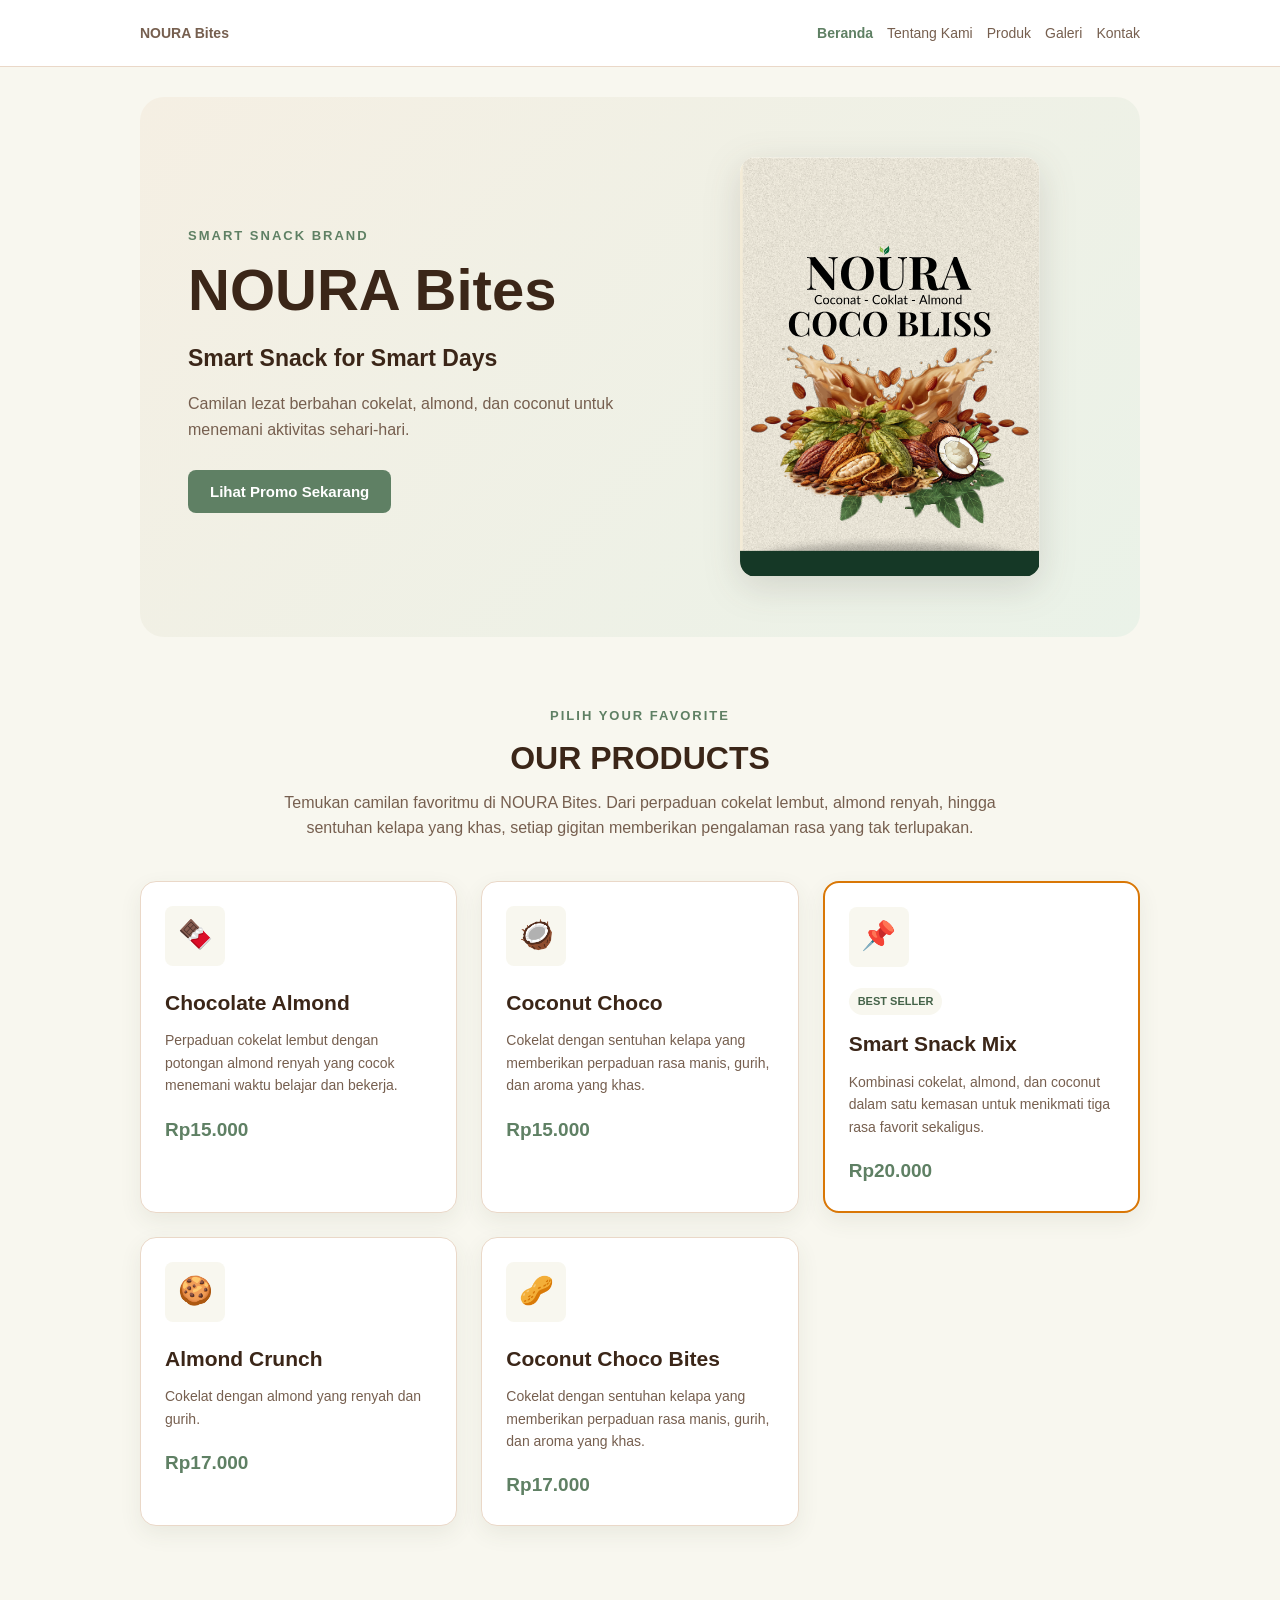
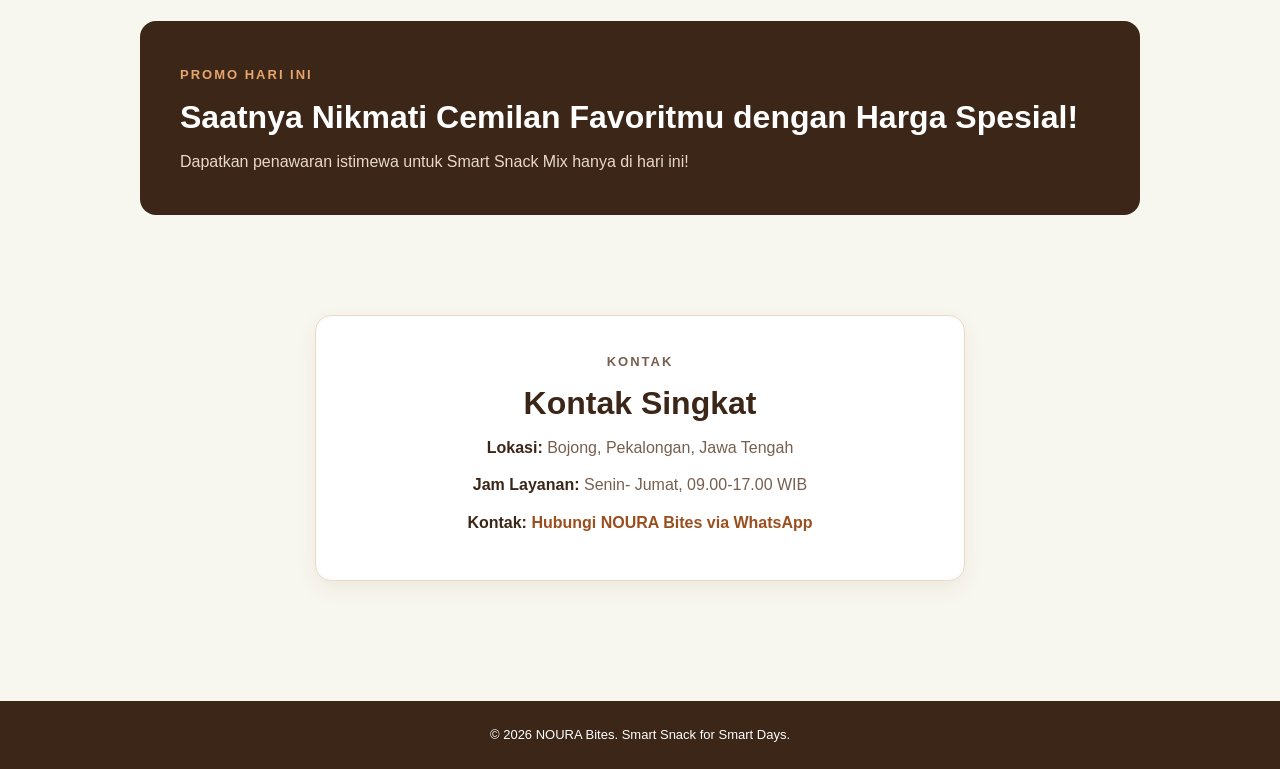
<file: index.html>
<!DOCTYPE html>
<html lang="id">

<head>
    <meta charset="UTF-8">
    <meta name="viewport" content="width=device-width, initial-scale=1.0">

    <title>NOURA Bites - Smart Snack</title>

    <link rel="stylesheet" href="css/style.css">
    <script src="js/script.js" defer></script>
    <script src="js/app.js" defer></script>
</head>

<body>
    <!-- SKIP LINK-->
    <a class="skip-link" href="#konten">Lewati ke konten utama</a>

    <!-- HEADER -->
    <header class="site-header">  
        <nav class="nav" aria-label="Navigasi utama">
            <a class="brand" href="index.html">NOURA Bites</a>

            <button class="nav-toggle" type="button" aria-expanded="false" aria-controls="nav-menu" aria-label="Buka menu navigasi">
                <span aria-hidden="true">☰</span>
                <span>Menu</span>
            </button>
            <ul id="nav-menu">
                <li><a href="index.html" aria-current="page">Beranda</a></li>
                <li><a href="tentang.html">Tentang Kami</a></li>
                <li><a href="produk.html">Produk</a></li>
                <li><a href="galeri.html">Galeri</a></li>
                <li><a href="kontak.html">Kontak</a></li>
            </ul>
        </nav>
    </header>

    <!-- MAIN dg nama KONTEN-->
    <main id="konten" class="page">
        <!-- HERO-->
        <section class="hero" aria-labelledby="hero-title">
            <div class="hero-content">

                <p class="eyebrow">SMART SNACK BRAND</p>
                <h1 id="hero-title">NOURA Bites</h1>
                <p class="hero-text">Smart Snack for Smart Days</p>
                <p class="hero-description">
                    Camilan lezat berbahan cokelat, almond, dan coconut
                    untuk menemani aktivitas sehari-hari.
                </p>
                <button id="promoButton" type="button">Lihat Promo Sekarang</button>
            </div>
            <!-- ICON PRODUK -->
            <img class="hero-image"
                src="assets/images/noura-snack.svg" width="640" height="360"
                alt="Produk NOURA Bites berupa camilan cokelat, almond, dan coconut">
        </section>

        <!-- BAGIAN PRODUK -->
        <section class="products-section" aria-labelledby="produk-title">

            <div class="section-heading">

                <p class="eyebrow">PILIH YOUR FAVORITE</p>
                <h2 id="produk-title">OUR PRODUCTS</h2>
                <p> Temukan camilan favoritmu di NOURA Bites.
                    Dari perpaduan cokelat lembut, almond renyah,
                    hingga sentuhan kelapa yang khas, setiap gigitan
                    memberikan pengalaman rasa yang tak terlupakan.
                </p>
            </div>

            <div class="products">

                <!-- PRODUK 1 -->
                <article class="product-card">

                    <div class="product-icon" aria-hidden="true">🍫</div>
                    <div class="product-info">
                        <h3>Chocolate Almond</h3>
                        <p> Perpaduan cokelat lembut dengan potongan
                            almond renyah yang cocok menemani waktu
                            belajar dan bekerja.
                        </p>
                        <strong> Rp15.000 </strong>
                    </div>
                </article>

                <!-- PRODUK 2 -->
                <article class="product-card">

                    <div class="product-icon" aria-hidden="true">🥥</div>
                    <div class="product-info">
                        <h3>Coconut Choco</h3>
                        <p>Cokelat dengan sentuhan kelapa yang memberikan perpaduan rasa manis, gurih, dan aroma yang khas.</p>
                        <strong> Rp15.000 </strong>
                    </div>
                </article>

                <!-- PRODUK 3 -->
                <article class="product-card featured">

                    <div class="product-icon" aria-hidden="true">📌</div>
                    <div class="product-info">
                        <span class="product-seller">BEST SELLER</span>
                        <h3> Smart Snack Mix </h3>
                        <p>Kombinasi cokelat, almond, dan coconut dalam satu kemasan untuk menikmati tiga
                           rasa favorit sekaligus.</p>
                        <strong> Rp20.000 </strong>
                    </div>
                </article>

                <!-- PRODUK 4 -->
                <article class="product-card">

                    <div class="product-icon" aria-hidden="true">🍪</div>
                    <div class="product-info">
                        <h3>Almond Crunch</h3>
                        <p>Cokelat dengan almond yang renyah dan gurih.</p>
                        <strong> Rp17.000 </strong>
                    </div>
                </article>

                <!-- PRODUK 5 -->
                <article class="product-card">

                    <div class="product-icon" aria-hidden="true">🥜</div>
                    <div class="product-info">
                        <h3>Coconut Choco Bites</h3>
                        <p>Cokelat dengan sentuhan kelapa yang memberikan perpaduan rasa manis, gurih, dan aroma yang khas.</p>
                        <strong> Rp17.000 </strong>
                    </div>
                </article>
            </div>
        </section>


        <!-- PROMO SECTION -->
        <section class="promo-section" aria-labelledby="promo-title">

            <div>
                <p class="eyebrow">PROMO HARI INI</p>
                <h2 id="promo-title">Saatnya Nikmati Cemilan Favoritmu dengan Harga Spesial!</h2>
                <p>Dapatkan penawaran istimewa untuk Smart Snack Mix hanya di hari ini!</p>
            </div>
        </section>

        <!-- KONTAK SINGKAT-->
        <section id="kontak" class="contact-section" aria-labelledby="kontak-title">
            <div class="section-heading contact-info">
                <p class="eyebrow">KONTAK </p>
                <h2 id="kontak-title">Kontak Singkat</h2>
                <p>
                    <strong>Lokasi:</strong>
                    Bojong, Pekalongan, Jawa Tengah
                </p>
                <p>
                    <strong>Jam Layanan:</strong>
                    Senin- Jumat, 09.00-17.00 WIB
                </p>
                <p>
                    <strong>Kontak:</strong>
                    <a href="https://wa.me/6289507775993" target="_blank" rel="noopener noreferrer">Hubungi NOURA Bites via WhatsApp</a>
                </p>
            </div>
        </section>
    </main>

    <!-- FOOTER -->
    <footer class="site-footer">
        <p>© 2026 NOURA Bites. Smart Snack for Smart Days.</p>
    </footer>
    
</body>
</html>
</file>
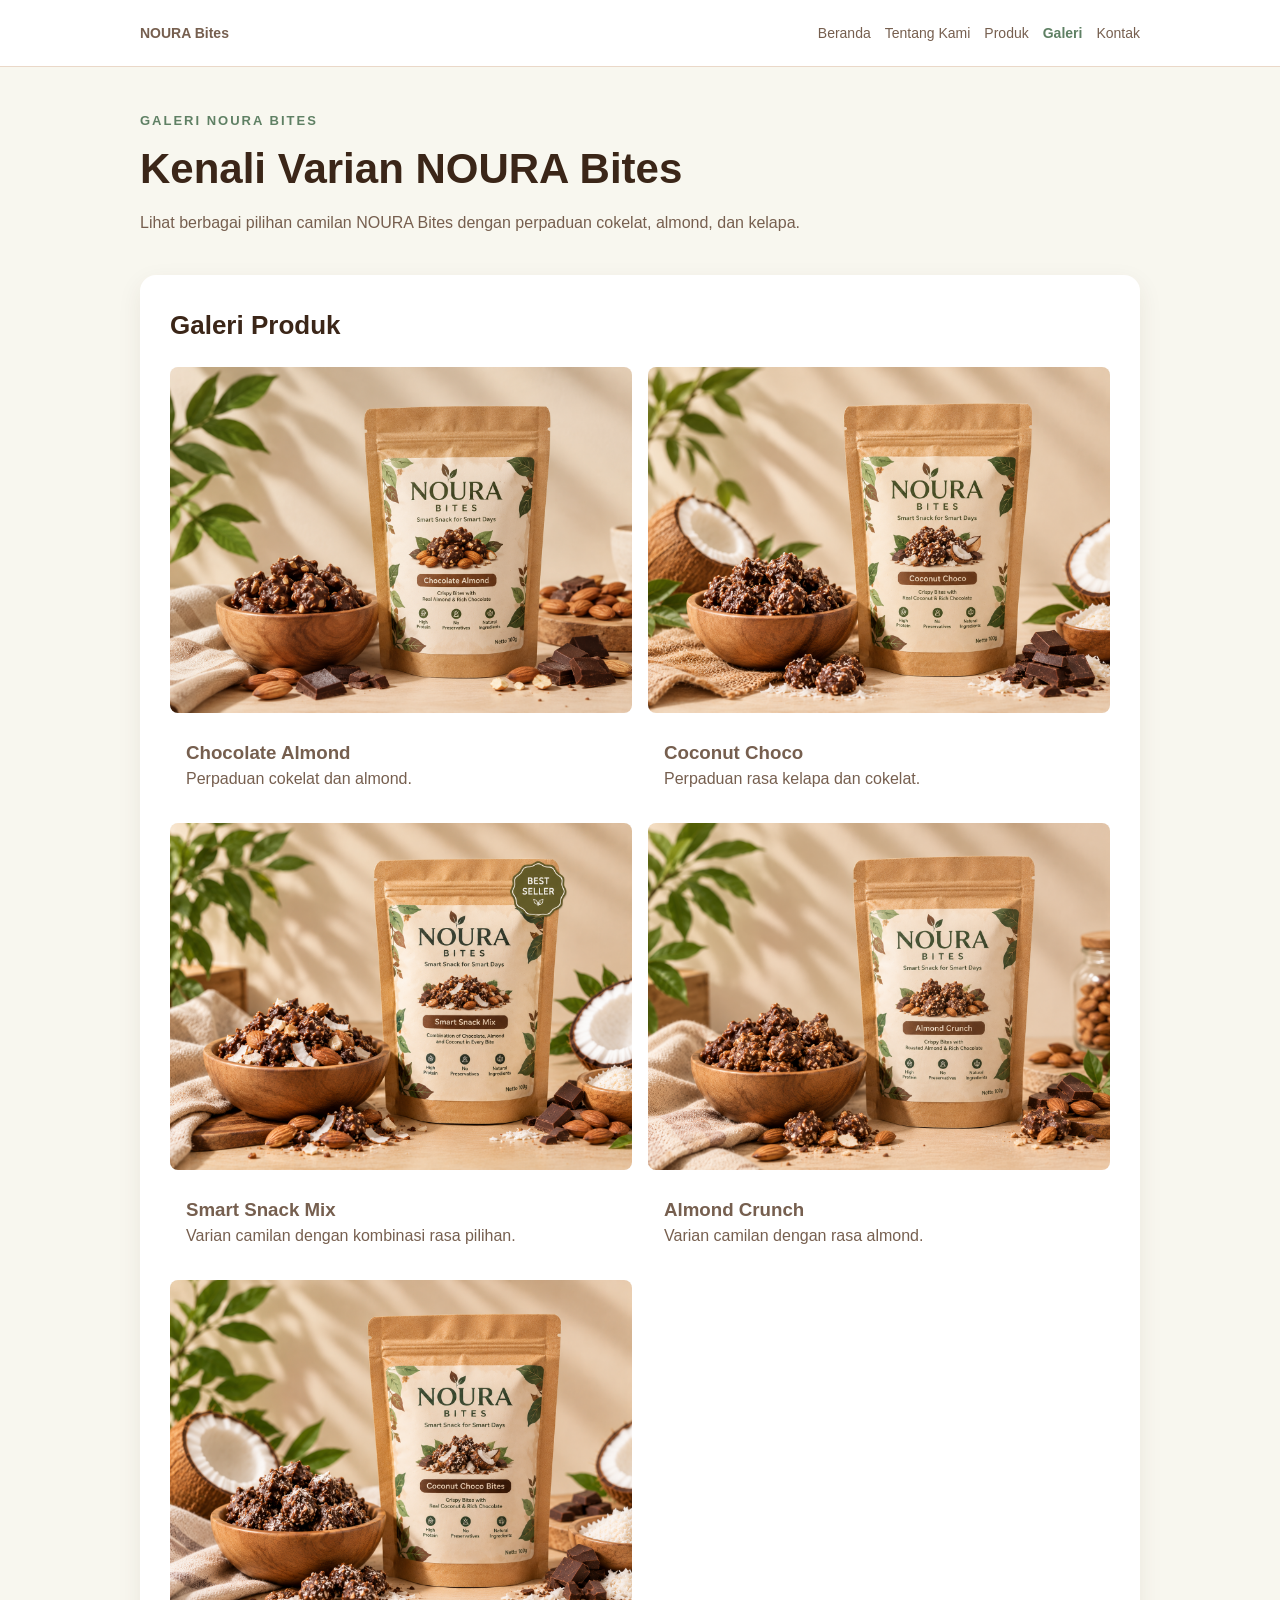
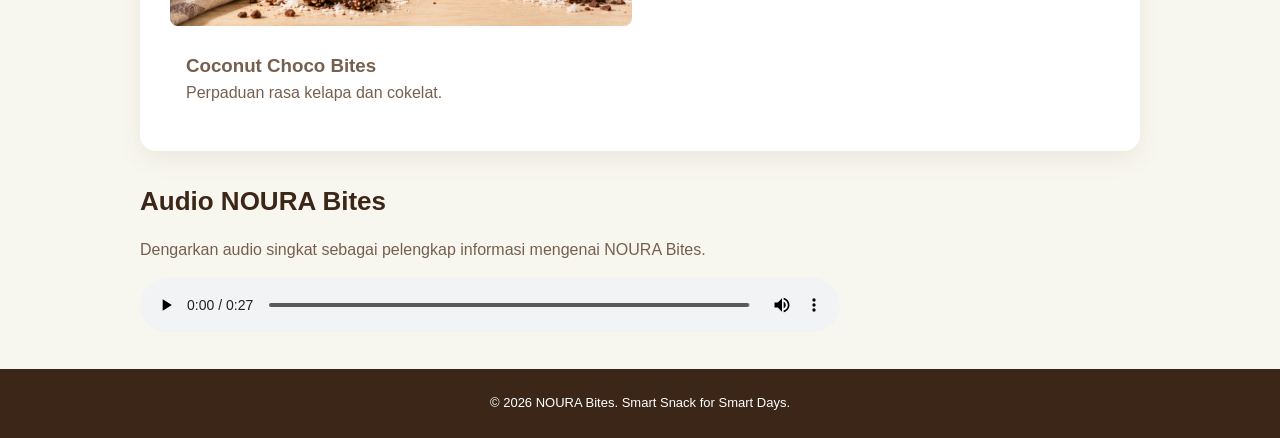
<file: galeri.html>
<!DOCTYPE html>
<html lang="id">
<head>
    <meta charset="UTF-8">
    <meta name="viewport" content="width=device-width, initial-scale=1.0">
    <title>Galeri - NOURA Bites</title>
    <link rel="stylesheet" href="css/style.css">
    <script src="js/script.js" defer></script>
    <script src="js/app.js" defer></script>
</head>
<body>
    <a class="skip-link" href="#konten">Lewati ke konten utama</a>

    <header class="site-header">
        <nav class="nav" aria-label="Navigasi utama">
            <a class="brand" href="index.html">NOURA Bites</a>

            <button class="nav-toggle" type="button" aria-expanded="false" aria-controls="nav-menu" aria-label="Buka menu navigasi">
                <span aria-hidden="true">☰</span>
                <span>Menu</span>
            </button>
            <ul id="nav-menu">
                <li><a href="index.html">Beranda</a></li>
                <li><a href="tentang.html">Tentang Kami</a></li>
                <li><a href="produk.html">Produk</a></li>
                <li><a href="galeri.html" aria-current="page">Galeri</a></li>
                <li><a href="kontak.html">Kontak</a></li>
            </ul>
        </nav>
    </header>

    <main id="konten" class="page">
        <section class="gallery-intro" aria-labelledby="galeri-title">
            <p class="eyebrow">GALERI NOURA BITES</p>
            <h1 id="galeri-title">Kenali Varian NOURA Bites</h1>
            <p>
                Lihat berbagai pilihan camilan NOURA Bites dengan perpaduan
                cokelat, almond, dan kelapa.
            </p>
        </section>

        <section class="gallery-process" aria-labelledby="produk-galeri-title">
            <h2 id="produk-galeri-title">Galeri Produk</h2>

            <div class="gallery-grid">
                <figure class="media-card">
                    <img src="assets/images/produk-chocolate_almond.png" width="640" height="480" loading="lazy"
                         alt="Kemasan camilan Chocolate Almond NOURA Bites">
                    <figcaption>
                        <h3>Chocolate Almond</h3>
                        <p>Perpaduan cokelat dan almond.</p>
                    </figcaption>
                </figure>

                <figure class="media-card">
                    <img src="assets/images/produk-coconut_hoco.png" width="640" height="480" loading="lazy"
                         alt="Kemasan camilan Coconut Choco NOURA Bites">
                    <figcaption>
                        <h3>Coconut Choco</h3>
                        <p>Perpaduan rasa kelapa dan cokelat.</p>
                    </figcaption>
                </figure>

                <figure class="media-card">
                    <img src="assets/images/produk-smart_snack_mix.png" width="640" height="480" loading="lazy"
                         alt="Kemasan Smart Snack Mix NOURA Bites">
                    <figcaption>
                        <h3>Smart Snack Mix</h3>
                        <p>Varian camilan dengan kombinasi rasa pilihan.</p>
                    </figcaption>
                </figure>

                <figure class="media-card">
                    <img src="assets/images/produk-almond_crunch.png" width="640" height="480" loading="lazy"
                         alt="Kemasan camilan Almond Crunch NOURA Bites">
                    <figcaption>
                        <h3>Almond Crunch</h3>
                        <p>Varian camilan dengan rasa almond.</p>
                    </figcaption>
                </figure>
                 <figure class="media-card">
                    <img src="assets/images/produk-coconut_choco.png" width="640" height="480" loading="lazy"
                         alt="Kemasan camilan Coconut Choco Bites NOURA Bites">
                    <figcaption>
                        <h3>Coconut Choco Bites</h3>
                        <p>Perpaduan rasa kelapa dan cokelat.</p>
                    </figcaption>
                </figure>
            </div>
        </section>

        <section class="gallery-audio" aria-labelledby="audio-title">
            <h2 id="audio-title">Audio NOURA Bites</h2>
            <p id="audio-description">
                Dengarkan audio singkat sebagai pelengkap informasi
                mengenai NOURA Bites.
            </p>

            <audio controls aria-describedby="audio-description">
                <source src="assets/audio/noura-bites.mp3" type="audio/mpeg">
                Browser Anda tidak mendukung pemutaran audio.
            </audio>
        </section>
    </main>

    <footer class="site-footer">
        <p>© 2026 NOURA Bites. Smart Snack for Smart Days.</p>
    </footer>
</body>
</html>
</file>
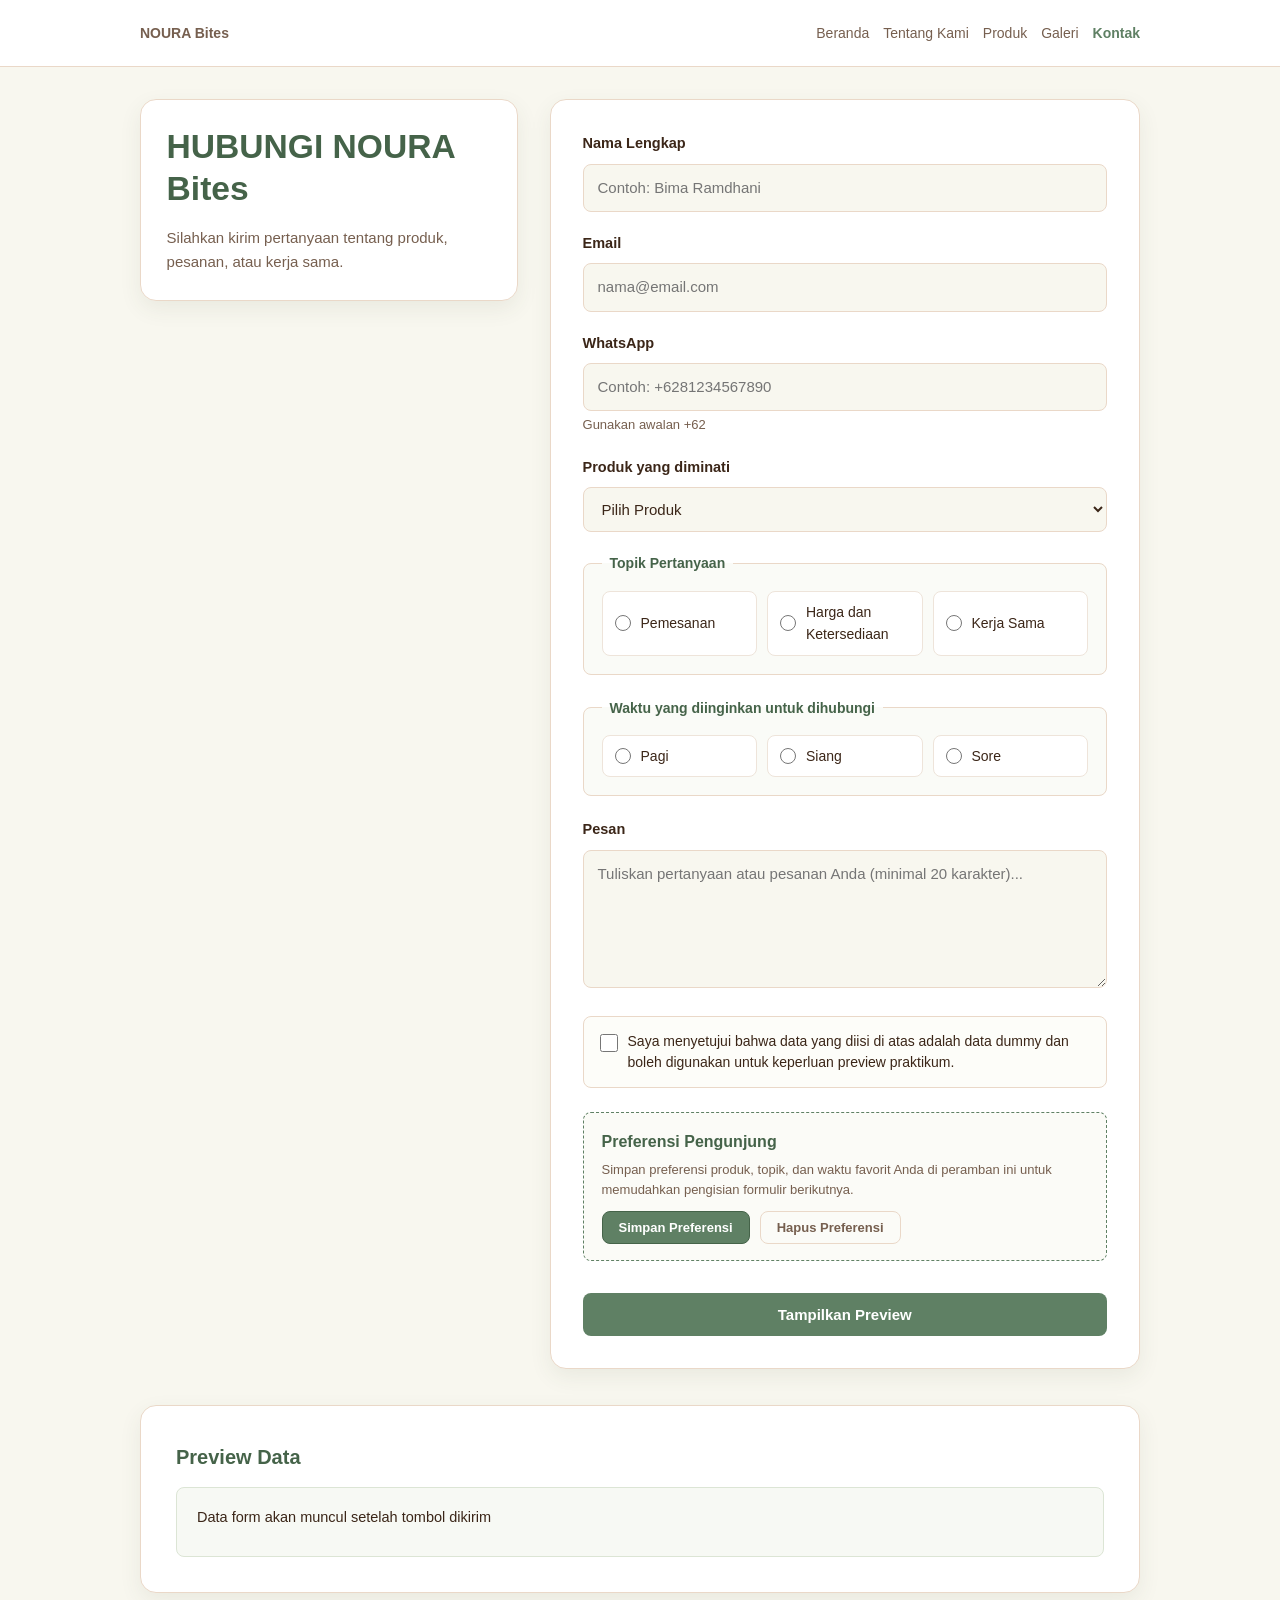
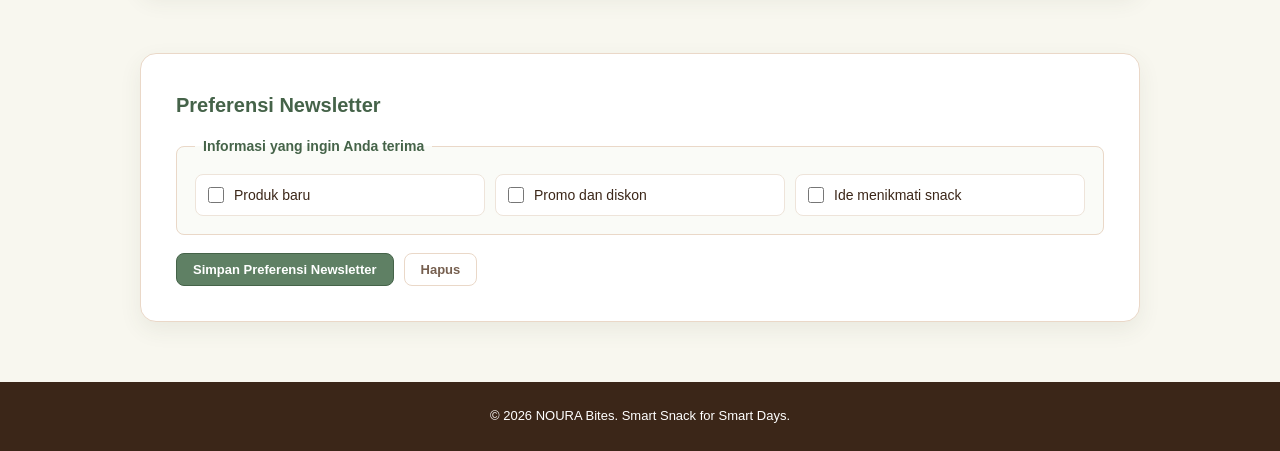
<file: kontak.html>
<!DOCTYPE html>
    <html lang="id">

    <head>
        <meta charset="UTF-8">
        <meta name="viewport" content="width=device-width, initial-scale=1.0">

        <title>Kontak - NOURA Bites</title>

        <link rel="stylesheet" href="css/style.css">
        <script src="js/form.js" defer></script>
        <script src="js/newsletter.js" defer></script>
        <script src="js/script.js" defer></script>
        <script src="js/app.js" defer></script>
    </head>

    <body>

        <!-- SKIP LINK -->
        <a class="skip-link" href="#konten">Lewati ke konten utama</a>

        <!-- HEADER -->
        <header class="site-header">
            <nav class="nav" aria-label="Navigasi utama">
                <a class="brand" href="index.html">NOURA Bites</a>

                <button class="nav-toggle" type="button" aria-expanded="false" aria-controls="nav-menu" aria-label="Buka menu navigasi">
                    <span aria-hidden="true">☰</span>
                    <span>Menu</span>
                </button>
                <ul id="nav-menu">
                    <li><a href="index.html">Beranda</a></li>
                    <li><a href="tentang.html">Tentang Kami</a></li>
                    <li><a href="produk.html">Produk</a></li>
                    <li><a href="galeri.html">Galeri</a></li>
                    <li><a href="kontak.html" aria-current="page">Kontak</a></li>
                </ul>
            </nav>
        </header>


        <!-- MAIN -->
        <main id="konten" class="page">
            <div class="contact-layout">

                <!-- TENTANG NOURA BITES -->
                <section class="about-section" aria-labelledby="kontak-title">
                    <h1 id="kontak-title">HUBUNGI NOURA Bites</h1>

                    <p>
                        Silahkan kirim pertanyaan tentang produk,
                        pesanan, atau kerja sama.
                    </p>
                </section>

                <!-- FORM KONTAK -->
                <form id="form-kontak" action="#" method="post" novalidate>

                    <div class="field">
                        <label for="nama">Nama Lengkap</label>
                        <input id="nama" name="nama" type="text" autocomplete="name" required minlength="3" maxlength="60" placeholder="Contoh: Bima Ramdhani" aria-describedby="error-nama" />
                        <p id="error-nama" class="field-error" aria-live="polite"></p>
                    </div>

                    <div class="field">
                        <label for="email">Email</label>
                        <input id="email" name="email" type="email" autocomplete="email" required maxlength="80" placeholder="nama@email.com" aria-describedby="error-email" />
                        <p id="error-email" class="field-error" aria-live="polite"></p>
                    </div>

                    <div class="field">
                        <label for="whatsapp">WhatsApp</label>
                        <input id="whatsapp" name="whatsapp" type="tel" autocomplete="tel" required pattern="^(\+62)8[0-9]{8,11}$" placeholder="Contoh: +6281234567890" inputmode="tel" aria-describedby="whatsapp-hint error-whatsapp" />
                        <small id="whatsapp-hint" class="field-hint">Gunakan awalan +62</small>
                        <p id="error-whatsapp" class="field-error" aria-live="polite"></p>
                    </div>

                    <div class="field">
                        <label for="paket">Produk yang diminati</label>
                        <select id="paket" name="paket" required aria-describedby="error-paket">
                            <option value="">Pilih Produk</option>
                            <option value="chocolate-almond">Chocolate Almond</option>
                            <option value="coconut-choco">Coconut Choco</option>
                            <option value="smart-snack-mix">Smart Snack Mix</option>
                            <option value="almond-crunch">Almond Crunch</option>
                            <option value="coconut-choco-bites">Coconut Choco Bites</option>
                        </select>
                        <p id="error-paket" class="field-error" aria-live="polite"></p>
                    </div>

                    <!-- TOPIK PERTANYAAN -->
                    <fieldset class="choice-group" aria-describedby="error-topik">
                        <legend id="legend-topik">Topik Pertanyaan</legend>
                        <label>
                            <input type="radio" name="topik" value="pemesanan" required aria-describedby="error-topik" />
                            Pemesanan
                        </label>

                        <label>
                            <input type="radio" name="topik" value="harga" aria-describedby="error-topik" /> 
                            Harga dan Ketersediaan
                        </label>

                        <label>
                            <input type="radio" name="topik" value="kerja-sama" aria-describedby="error-topik" />
                            Kerja Sama
                        </label>
                        <p id="error-topik" class="field-error" aria-live="polite"></p>
                    </fieldset>

                    <!-- WAKTU DIHUBUNGI -->
                    <fieldset class="choice-group" aria-describedby="error-waktu">
                        <legend id="legend-waktu">Waktu yang diinginkan untuk dihubungi</legend>
                        <label>
                            <input type="radio" name="waktu" value="pagi" required aria-describedby="error-waktu" />
                            Pagi
                        </label>

                        <label>
                            <input type="radio" name="waktu" value="siang" aria-describedby="error-waktu" />
                            Siang
                        </label>

                        <label>
                            <input type="radio" name="waktu" value="sore" aria-describedby="error-waktu" />
                            Sore
                        </label>
                        <p id="error-waktu" class="field-error" aria-live="polite"></p>
                    </fieldset>

                    <div class="field">
                        <label for="pesan">Pesan</label>
                        <textarea id="pesan" name="pesan" rows="5" required minlength="20" maxlength="500" placeholder="Tuliskan pertanyaan atau pesanan Anda (minimal 20 karakter)..." aria-describedby="error-pesan"></textarea>
                        <p id="error-pesan" class="field-error" aria-live="polite"></p>
                    </div>

                    <!-- PERSETUJUAN DATA DUMMY (SETUJU) -->
                    <div class="field field-checkbox">
                        <label class="checkbox-label">
                            <input
                                id="setuju"
                                name="setuju"
                                type="checkbox"
                                required
                                aria-describedby="error-setuju"
                            />
                            Saya menyetujui bahwa data yang diisi di atas adalah data dummy dan boleh digunakan untuk keperluan preview praktikum.
                        </label>
                        <p id="error-setuju" class="field-error" aria-live="polite"></p>
                    </div>

                    <!-- PANEL PREFERENSI (LOCALSTORAGE) -->
                    <section class="preference-panel" aria-labelledby="pref-title">
                        <h2 id="pref-title" class="preference-title">Preferensi Pengunjung</h2>
                        <p class="preference-desc">Simpan preferensi produk, topik, dan waktu favorit Anda di peramban ini untuk memudahkan pengisian formulir berikutnya.</p>
                        
                        <div class="preference-controls">
                            <button type="button" id="btn-simpan-pref" class="btn-pref-save">Simpan Preferensi</button>
                            <button type="button" id="btn-hapus-pref" class="btn-pref-clear">Hapus Preferensi</button>
                        </div>
                        <p id="status-preferensi" class="preference-status" aria-live="polite"></p>
                    </section>

                    <button type="submit" id="btn-submit" class="submit-button">Tampilkan Preview</button>
                </form>
            </div>

            <!-- PREVIEW DATA -->
            <section class="preview-section" aria-labelledby="preview-title">
                <h2 id="preview-title">Preview Data</h2>
                <pre id="preview-form" aria-live="polite">Data form akan muncul setelah tombol dikirim</pre>
            </section>

            <!-- NEWSLETTER RINGAN (LOCALSTORAGE) -->
            <section class="newsletter-section" aria-labelledby="newsletter-title">
                <h2 id="newsletter-title">Preferensi Newsletter</h2>
                <form id="form-newsletter" novalidate>
                    <fieldset class="choice-group">
                        <legend>Informasi yang ingin Anda terima</legend>
                        <label><input type="checkbox" name="newsletter" value="produk-baru" /> Produk baru</label>
                        <label><input type="checkbox" name="newsletter" value="promo" /> Promo dan diskon</label>
                        <label><input type="checkbox" name="newsletter" value="resep" /> Ide menikmati snack</label>
                    </fieldset>
                    <div class="preference-controls">
                        <button type="submit" class="btn-pref-save">Simpan Preferensi Newsletter</button>
                        <button type="button" id="btn-hapus-newsletter" class="btn-pref-clear">Hapus</button>
                    </div>
                    <p id="status-newsletter" class="preference-status" aria-live="polite"></p>
                </form>
            </section>
        </main>

        <!-- FOOTER -->
        <footer class="site-footer">
            <p>© 2026 NOURA Bites. Smart Snack for Smart Days.</p>
        </footer>

    </body>
    </html>
</file>
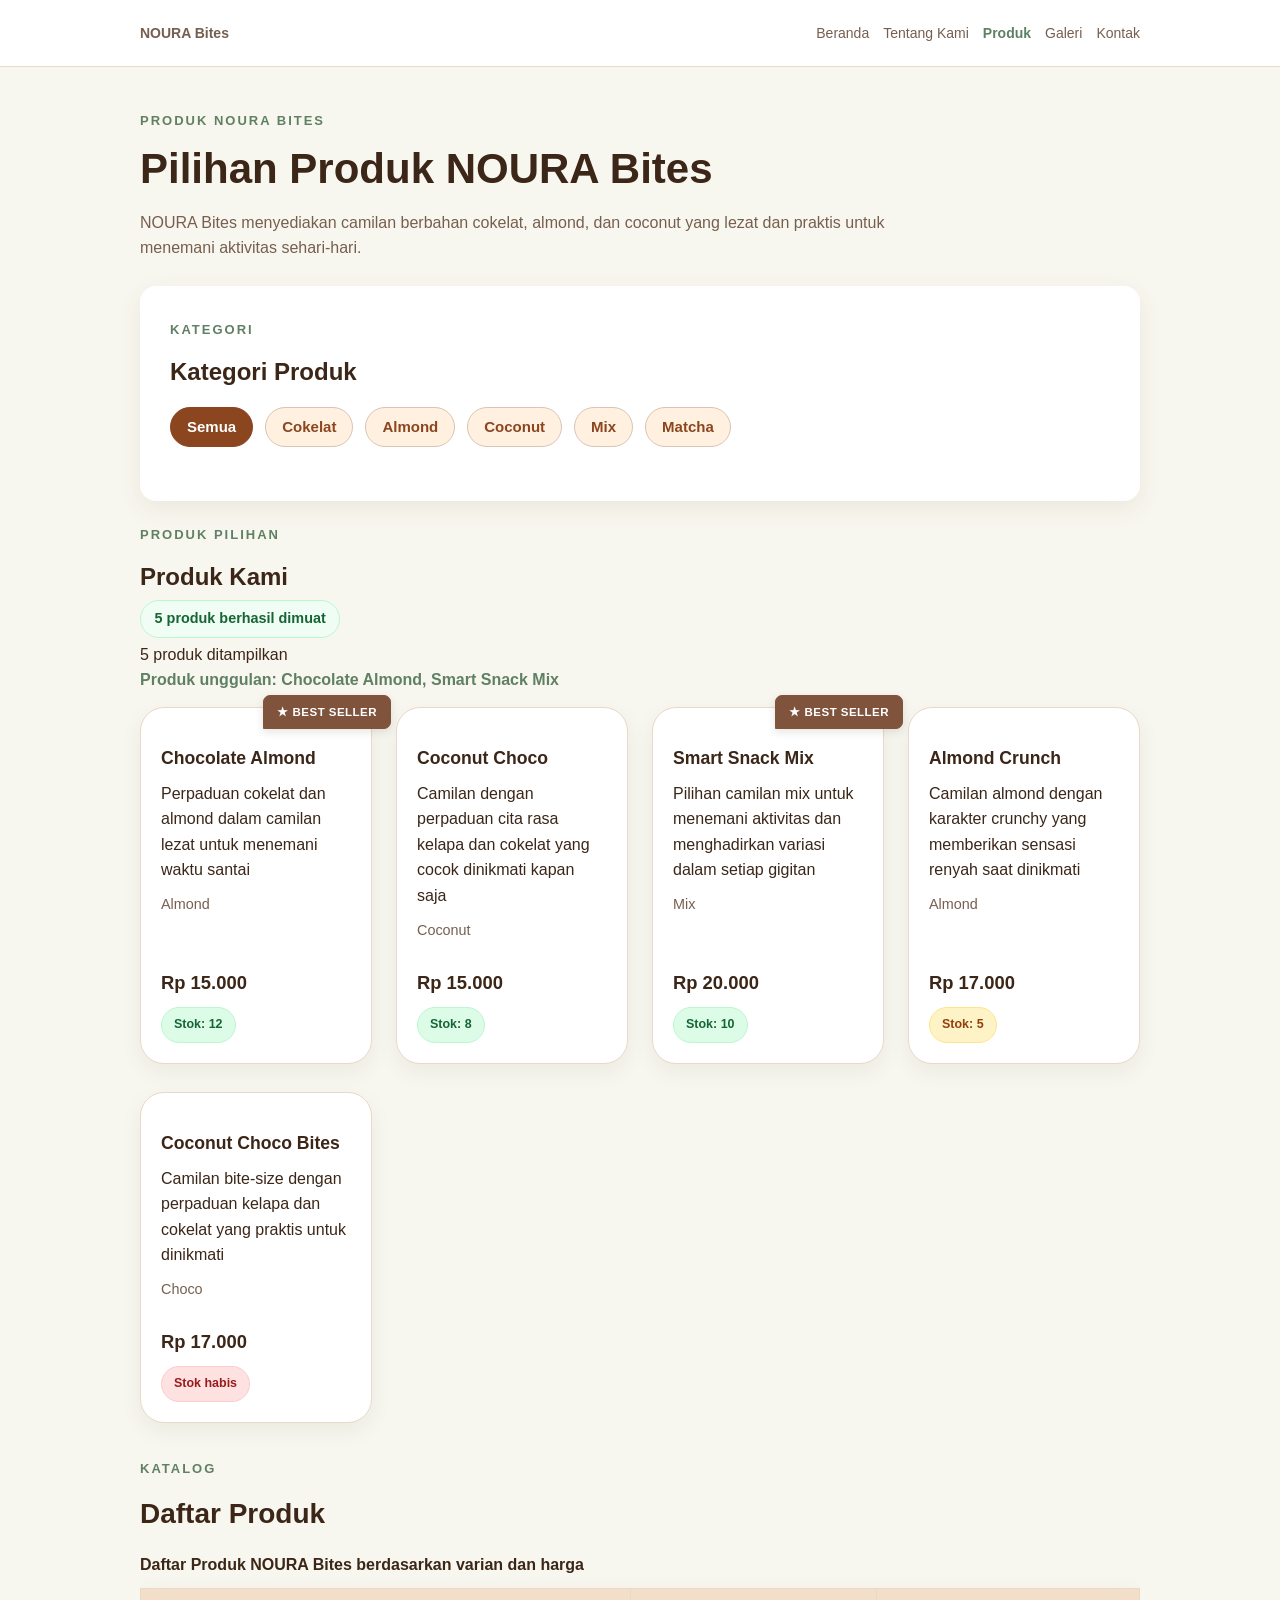
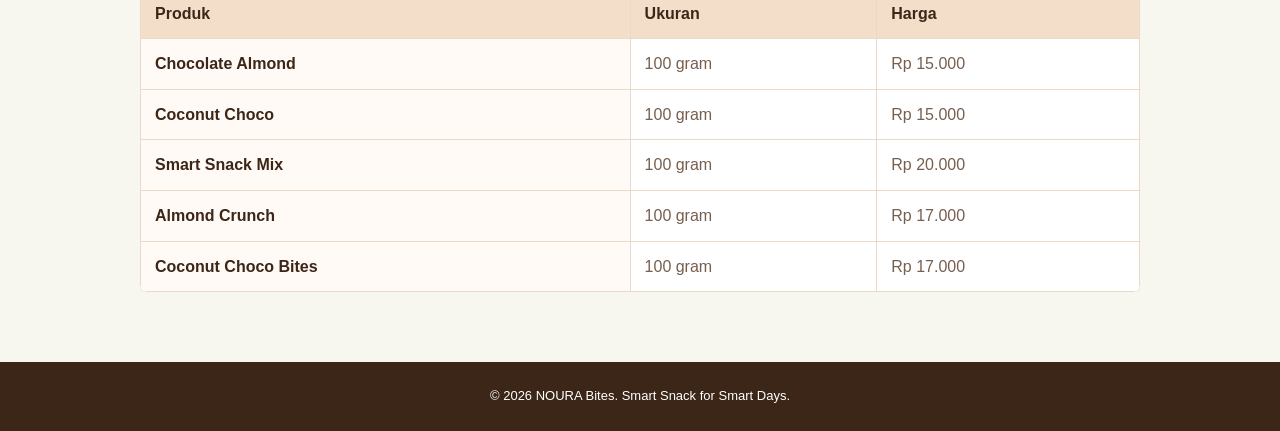
<file: produk.html>
<!DOCTYPE html>
<html lang="id">
<head>
    <meta charset="UTF-8">
    <meta name="viewport" content="width=device-width, initial-scale=1.0">
    <title>Produk - NOURA Bites</title>
    <link rel="stylesheet" href="css/style.css">
    <script src="js/script.js" defer></script>
    <script type="module" src="js/catalog-api.js"></script>
</head>
<body>
    <!-- SKIP LINK -->
    <a class="skip-link" href="#konten">Lewati ke konten utama</a>

    <!-- HEADER -->
    <header class="site-header">
        <nav class="nav" aria-label="Navigasi utama">
            <a class="brand" href="index.html">NOURA Bites</a>

            <button class="nav-toggle" type="button" aria-expanded="false" aria-controls="nav-menu" aria-label="Buka menu navigasi">
                <span aria-hidden="true">☰</span>
                <span>Menu</span>
            </button>
            <ul id="nav-menu">
                <li><a href="index.html">Beranda</a></li>
                <li><a href="tentang.html">Tentang Kami</a></li>
                <li><a href="produk.html" aria-current="page">Produk</a></li>
                <li><a href="galeri.html">Galeri</a></li>
                <li><a href="kontak.html">Kontak</a></li>
            </ul>
        </nav>
    </header>

    <!-- MAIN -->
    <main id="konten" class="page">
        <!-- PENGANTAR PRODUK -->
        <section class="product-intro" aria-labelledby="produk-title">
            <p class="eyebrow">PRODUK NOURA BITES</p>
            <h1 id="produk-title">Pilihan Produk NOURA Bites</h1>
            <p>NOURA Bites menyediakan camilan berbahan cokelat, almond, dan coconut yang lezat dan praktis untuk menemani aktivitas sehari-hari.</p>
        </section>

        <!-- KATEGORI PRODUK -->
        <section class="category-section" aria-labelledby="kategori-title">
            <p class="eyebrow">KATEGORI</p>
            <h2 id="kategori-title">Kategori Produk</h2>
            <div class="filter-bar" aria-label="Filter kategori produk">
                <button type="button" class="filter-button is-active" data-filter="Semua" aria-pressed="true">Semua</button>
                <button type="button" class="filter-button" data-filter="Choco" aria-pressed="false">Cokelat</button>
                <button type="button" class="filter-button" data-filter="Almond" aria-pressed="false">Almond</button>
                <button type="button" class="filter-button" data-filter="Coconut" aria-pressed="false">Coconut</button>
                <button type="button" class="filter-button" data-filter="Mix" aria-pressed="false">Mix</button>
                <button type="button" class="filter-button" data-filter="Matcha" aria-pressed="false">Matcha</button>
            </div>
        </section>

        <!-- PRODUK DINAMIS -->
        <section class="featured-products" aria-labelledby="produk-dinamis-title">
            <p class="eyebrow">PRODUK PILIHAN</p>
            <h2 id="produk-dinamis-title">Produk Kami</h2>
            <p id="catalog-status" class="catalog-status" aria-live="polite">Produk belum dimuat</p>
            <p id="produk-ringkasan">Menunggu data produk</p>
            <p id="produk-unggulan" aria-live="polite">Produk unggulan akan muncul setelah data dimuat</p>
            <div id="produk-dinamis" class="js-product-grid"></div>
        </section>

        <!-- KATALOG PRODUK -->
        <section class="catalog-section" aria-labelledby="katalog-title">
            <p class="eyebrow">KATALOG</p>
            <h2 id="katalog-title">Daftar Produk</h2>
            <div class="table-scroll" role="region" aria-labelledby="daftar-harga-caption" tabindex="0">
                <table>
                    <caption id="daftar-harga-caption">Daftar Produk NOURA Bites berdasarkan varian dan harga</caption>
                    <thead>
                        <tr>
                            <th scope="col">Produk</th>
                            <th scope="col">Ukuran</th>
                            <th scope="col">Harga</th>
                        </tr>
                    </thead>

                    <tbody>
                        <tr>
                            <th scope="row">Chocolate Almond</th>
                            <td>100 gram</td>
                            <td>Rp 15.000</td>
                        </tr>
                        <tr>
                            <th scope="row">Coconut Choco</th>
                            <td>100 gram</td>
                            <td>Rp 15.000</td>
                        </tr>
                        <tr>
                            <th scope="row">Smart Snack Mix</th>
                            <td>100 gram</td>
                            <td>Rp 20.000</td>
                        </tr>
                        <tr>
                            <th scope="row">Almond Crunch</th>
                            <td>100 gram</td>
                            <td>Rp 17.000</td>
                        </tr>
                        <tr>
                            <th scope="row">Coconut Choco Bites</th>
                            <td>100 gram</td>
                            <td>Rp 17.000</td>
                        </tr>
                    </tbody>
                </table>
            </div>
        </section>
    </main>


    <!-- FOOTER -->
    <footer class="site-footer">
        <p>© 2026 NOURA Bites. Smart Snack for Smart Days.</p>
    </footer>
</body>
</html>
</file>
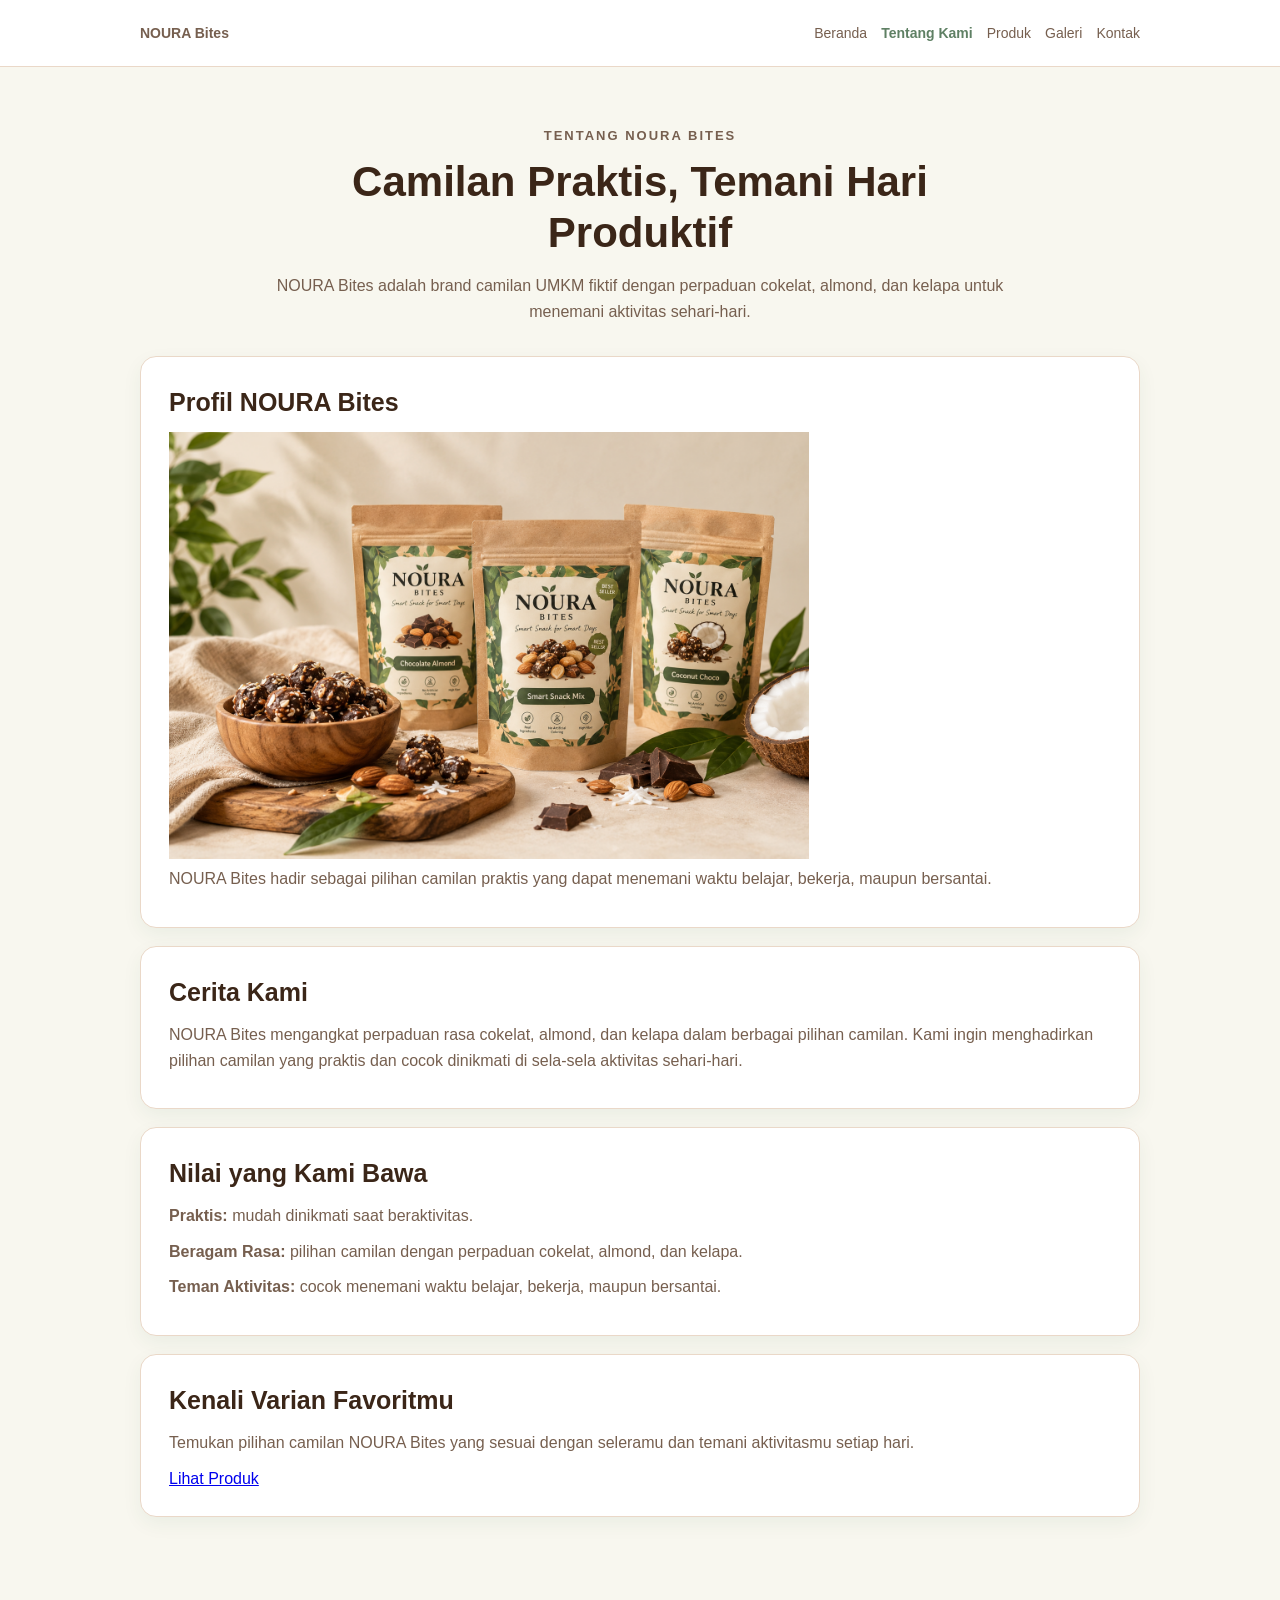
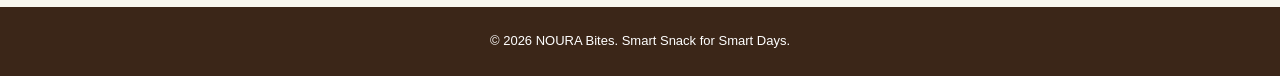
<file: tentang.html>
<!DOCTYPE html>
<html lang="id">

<head>
    <meta charset="UTF-8">
    <meta name="viewport" content="width=device-width, initial-scale=1.0">
    <title>Tentang Kami - NOURA Bites</title>
    <link rel="stylesheet" href="css/style.css">
    <script src="js/script.js" defer></script>
    <script src="js/app.js" defer></script>
</head>

<body>

    <a class="skip-link" href="#konten">Lewati ke konten utama</a>

    <!-- HEADER -->
    <header class="site-header">
        <nav class="nav" aria-label="Navigasi utama">
            <a class="brand" href="index.html">NOURA Bites</a>

            <button class="nav-toggle" type="button" aria-expanded="false" aria-controls="nav-menu" aria-label="Buka menu navigasi">
                <span aria-hidden="true">☰</span>
                <span>Menu</span>
            </button>
            <ul id="nav-menu">
                <li><a href="index.html">Beranda</a></li>
                <li><a href="tentang.html" aria-current="page">Tentang Kami</a></li>
                <li><a href="produk.html">Produk</a></li>
                <li><a href="galeri.html">Galeri</a></li>
                <li><a href="kontak.html">Kontak</a></li>
            </ul>
        </nav>
    </header>

    <!-- MAIN -->
    <main id="konten" class="page">

        <section class="about-section" aria-labelledby="tentang-title">

            <!-- PEMBUKA -->
            <div class="section-heading">
                <p class="eyebrow">TENTANG NOURA BITES</p>
                <h1 id="tentang-title">
                    Camilan Praktis, Temani Hari Produktif
                </h1>
                <p>
                    NOURA Bites adalah brand camilan UMKM fiktif
                    dengan perpaduan cokelat, almond, dan kelapa
                    untuk menemani aktivitas sehari-hari.
                </p>
            </div>

            <!-- PROFIL BRAND -->
            <section aria-labelledby="profil-title">
                <h2 id="profil-title">Profil NOURA Bites</h2>

                <img
                    src="assets/images/packaging-noura.png" width="640" height="360" loading="lazy"
                    alt="Konsep kemasan NOURA Bites">

                <p>
                    NOURA Bites hadir sebagai pilihan camilan praktis
                    yang dapat menemani waktu belajar, bekerja,
                    maupun bersantai.
                </p>
            </section>

            <!-- CERITA BRAND -->
            <section aria-labelledby="cerita-title">
                <h2 id="cerita-title">Cerita Kami</h2>

                <p>
                    NOURA Bites mengangkat perpaduan rasa cokelat,
                    almond, dan kelapa dalam berbagai pilihan camilan.
                    Kami ingin menghadirkan pilihan camilan yang praktis
                    dan cocok dinikmati di sela-sela aktivitas sehari-hari.
                </p>
            </section>

            <!-- NILAI BRAND -->
            <section aria-labelledby="nilai-title">
                <h2 id="nilai-title">Nilai yang Kami Bawa</h2>

                <p>
                    <strong>Praktis:</strong> mudah dinikmati saat
                    beraktivitas.
                </p>

                <p>
                    <strong>Beragam Rasa:</strong> pilihan camilan
                    dengan perpaduan cokelat, almond, dan kelapa.
                </p>

                <p>
                    <strong>Teman Aktivitas:</strong> cocok menemani
                    waktu belajar, bekerja, maupun bersantai.
                </p>
            </section>

            <!-- AJAKAN -->
            <section aria-labelledby="ajakan-title">
                <h2 id="ajakan-title">Kenali Varian Favoritmu</h2>

                <p>
                    Temukan pilihan camilan NOURA Bites yang sesuai
                    dengan seleramu dan temani aktivitasmu setiap hari.
                </p>

                <a class="btn btn-primary" href="produk.html">
                    Lihat Produk
                </a>
            </section>

        </section>
    </main>

    <!-- FOOTER -->
    <footer class="site-footer">
        <p>© 2026 NOURA Bites. Smart Snack for Smart Days.</p>
    </footer>

</body>
</html>
</file>
<file: css/style.css>
:root {
    /* WARNA */
    --color-primary: #5f8064;
    --color-primary-strong: #456349;
    --color-text: #3b2618;
    --color-muted: #765f4f;
    --color-surface: #ffffff;
    --color-surface-soft: #f8f7ef;
    --color-border: #ead8c8;
    --color-focus: #9a4f1f;
    --color-accent: #d97706;

    /* STATUS */
    --color-success: #166534;
    --color-success-soft: #f0fdf4;
    --color-danger: #b91c1c;
    --color-danger-soft: #fef2f2;

    /* SPACING */
    --space-1: 0.5rem;
    --space-2: 0.75rem;
    --space-3: 1rem;
    --space-4: 1.5rem;
    --space-5: 2rem;
    --space-6: 3rem;

    /* RADIUS */
    --radius-sm: 0.5rem;
    --radius-md: 1rem;
    --radius-lg: 1.5rem;

    /* SHADOW */
    --shadow-card: 0 8px 22px rgba(60, 80, 50, 0.08);
}


/* ==================================================
   1. RESET DAN DASAR
   ================================================== */

*,
*::before,
*::after {
    margin: 0;
    padding: 0;
    box-sizing: border-box;
}

body {
    line-height: 1.6;
    color: var(--color-text);
    background-color: var(--color-surface-soft);
    font-family: Arial, sans-serif;
}

.page {
    width: 90%;
    max-width: 1000px;
    margin: 0 auto;
}

img {
    max-width: 100%;
    height: auto;
}



/* ==================================================
   2. HEADER DAN NAVIGASI
   ================================================== */

.site-header {
    padding: 18px 20px;
    background-color: var(--color-surface);
    border-bottom: 1px solid var(--color-border);
}

.nav {
    width: 100%;
    max-width: 1000px;
    margin: 0 auto;

    display: flex;
    flex-direction: row;
    align-items: center;
    justify-content: space-between;
    flex-wrap: wrap;
    gap: 12px;
}

.brand {
    display: inline-block;
    flex-shrink: 0;
    margin-bottom: 0;

    color: var(--color-primary-strong);
    font-size: 20px;
    font-weight: bold;
    text-decoration: none;
}

/* Menu disembunyikan dulu di layar kecil, tampil setelah tombol diklik (.is-open) */
.nav ul {
    display: none;
    flex-direction: column;
    flex-wrap: wrap;
    align-items: center;
    justify-content: flex-end;
    gap: 8px 14px;
    width: 100%;
    margin: 0;
    padding: 0;
    list-style: none;
}

.nav li {
    margin: 0;
}

.nav a {
    display: inline-block;
    padding-block: 0.25rem;
    color: var(--color-muted);
    font-size: 14px;
    text-decoration: none;
}

.nav a:hover {
    color: var(--color-primary);
}

.nav a[aria-current="page"] {
    color: var(--color-primary);
    font-weight: bold;
}


/* ==================================================
   3. AKSESIBILITAS DAN FOCUS
   ================================================== */

.skip-link {
    position: absolute;
    left: -9999px;
    z-index: 1000;

    padding: 8px 12px;

    color: white;
    background-color: var(--color-text);
    text-decoration: none;
}

.skip-link:focus {
    top: 8px;
    left: 8px;
}

a:focus-visible,
button:focus-visible,
audio:focus-visible {
    outline: 3px solid var(--color-focus);
    outline-offset: 3px;
}


/* ==================================================
   4. TEKS UMUM
   ================================================== */

.eyebrow {
    display: inline-block;
    margin-bottom: 12px;

    color: var(--color-primary);
    font-size: 13px;
    font-weight: bold;
    letter-spacing: 2px;
}

.section-heading {
    max-width: 750px;
    margin: 0 auto 40px;
    text-align: center;
}

.section-heading h1 {
    margin-bottom: 15px;
    font-size: clamp(1.75rem, 1.3rem + 2.2vw, 2.625rem);
    line-height: 1.2;
}

.section-heading h2 {
    margin-bottom: 12px;
    font-size: 32px;
    line-height: 1.2;
}

.section-heading > p:last-child {
    color: var(--color-muted);
}


/* ==================================================
   5. BUTTON UMUM
   ================================================== */

button {
    padding: 13px 22px;

    color: white;
    background-color: var(--color-primary);

    border: none;
    border-radius: var(--radius-sm);

    font-size: 15px;
    font-weight: bold;

    cursor: pointer;
}

button:hover {
    background-color: var(--color-primary-strong);
}


/* ==================================================
   6. BERANDA - HERO
   ================================================== */

.hero {
    min-height: 540px;
    margin-top: 30px;
    padding: var(--space-6);

    /* GRID */
    display: grid;
    grid-template-columns: minmax(0, 1fr);
    align-items: center;
    gap: var(--space-4);

    background: linear-gradient(135deg, #f5efe3, #eaf2e8);
    border-radius: var(--radius-lg);
}

.hero-content {
    max-width: 580px;
}

.hero h1 {
    margin-bottom: 18px;
    /* FLUIDA: 2rem (320px) -> 3.625rem (lebar besar) */
    font-size: clamp(2rem, 1.2rem + 4vw, 3.625rem);
    line-height: 1.1;
}

.hero-text {
    margin-bottom: 14px;

    font-size: 23px;
    font-weight: bold;
}

.hero-description {
    max-width: 500px;
    margin-bottom: 28px;

    color: var(--color-muted);
}

.hero-image {
    width: 100%;
    max-width: 300px;
    height: auto;

    border-radius: var(--radius-md);
    filter: drop-shadow(0 10px 18px rgba(60, 50, 40, 0.15));
}


/* ==================================================
   7. BERANDA - PRODUK
   ================================================== */

.products-section {
    padding: 65px 0;
}

.products {
    /* FLUIDA: kolom otomatis, kartu min. 16rem, tidak pernah melebihi lebar wadah */
    display: grid;
    grid-template-columns: repeat(auto-fit, minmax(min(100%, 16rem), 1fr));
    gap: var(--space-4);
}

.products .product-card {
    margin-bottom: 0;
}

.product-card {
    margin-bottom: var(--space-3);
    padding: var(--space-4);

    /* FLEXBOX */
    display: flex;
    flex-direction: column;

    background-color: var(--color-surface);
    border: 1px solid var(--color-border);
    border-radius: var(--radius-md);
    box-shadow: var(--shadow-card);
}

.product-card:hover {
    transform: translateY(-5px);
    box-shadow: 0 12px 28px rgba(60, 80, 50, 0.12);
}

.product-icon {
    width: 60px;
    height: 60px;

    display: flex;
    align-items: center;
    justify-content: center;

    margin-bottom: 20px;

    background-color: var(--color-surface-soft);
    border-radius: var(--radius-sm);

    font-size: 28px;
}

.product-info h3 {
    margin-bottom: 10px;
    font-size: 21px;
}

.product-info p {
    margin-bottom: 18px;

    color: var(--color-muted);
    font-size: 14px;
}

.product-info strong {
    color: var(--color-primary);
    font-size: 19px;
}

.product-card.featured {
    border: 2px solid var(--color-accent);
}

.product-seller {
    display: inline-block;

    margin-bottom: 12px;
    padding: 5px 9px;

    color: var(--color-primary-strong);
    background-color: var(--color-surface-soft);

    border-radius: var(--radius-md);

    font-size: 11px;
    font-weight: bold;
}


/* ==================================================
   8. BERANDA - PROMO
   ================================================== */

.promo-section {
    margin: 30px 0 55px;
    padding: 40px;

    /* FLEXBOX */
    display: flex;
    align-items: center;
    justify-content: space-between;
    gap: 30px;

    color: white;
    background-color: var(--color-text);
    border-radius: var(--radius-md);
}

.promo-section .eyebrow {
    color: #e7a56e;
}

.promo-section h2 {
    margin-bottom: 10px;
    font-size: 32px;
    line-height: 1.3;
}

.promo-section p:last-child {
    color: #ead8c8;
}


/* ==================================================
   9. BERANDA - KONTAK SINGKAT
   ================================================== */

.contact-section {
    padding: 45px 0 60px;
}

.contact-section .section-heading {
    max-width: 650px;
    padding: 32px;

    background-color: var(--color-surface);
    border: 1px solid var(--color-border);
    border-radius: var(--radius-md);
    box-shadow: 0 8px 22px rgba(80, 45, 20, 0.07);
}

.contact-section .section-heading p {
    margin-bottom: 12px;
    color: var(--color-muted);
}

.contact-section .section-heading strong {
    color: var(--color-text);
}

.contact-section .section-heading a {
    color: var(--color-focus);
    font-weight: bold;
    text-decoration: none;
}

.contact-section .section-heading a:hover {
    text-decoration: underline;
}


/* ==================================================
   10. HALAMAN TENTANG KAMI
   ================================================== */

.about-section {
    padding: 55px 0 70px;
}

.about-section > .section-heading {
    margin-bottom: 32px;
}

.about-section > section {
    margin-bottom: 18px;
    padding: 25px 28px;

    background-color: var(--color-surface);
    border: 1px solid var(--color-border);
    border-radius: var(--radius-md);
    box-shadow: 0 7px 20px rgba(6, 80, 50, 0.06);
}

.about-section > section:last-child {
    margin-bottom: 0;
}

.about-section h2 {
    margin-bottom: 10px;
    font-size: 25px;
}

.about-section h3 {
    margin-top: 18px;
    margin-bottom: 8px;
    font-size: 20px;
}

.about-section p {
    margin-bottom: 10px;
    color: var(--color-muted);
}


/* ==================================================
   11. HALAMAN PRODUK
   ================================================== */

.product-intro {
    max-width: 800px;
    padding: 40px 0 25px;
}

.product-intro h1 {
    margin-bottom: 15px;
    font-size: clamp(1.75rem, 1.3rem + 2.2vw, 2.625rem);
    line-height: 1.2;
}

.product-intro > p:last-child {
    color: var(--color-muted);
}


/* KATEGORI PRODUK */

.category-section {
    margin-bottom: 20px;
    padding: 30px;

    background-color: var(--color-surface);
    border-radius: var(--radius-md);
    box-shadow: 0 8px 25px rgba(80, 45, 20, 0.08);
}

.category-section h2 {
    margin-bottom: 15px;
    font-size: 24px;
}

.category-section ul {
    margin-top: 15px;
    padding: 0;
    list-style: none;
}

.category-section li {
    display: inline-block;

    margin-right: 8px;
    margin-bottom: 8px;
    padding: 8px 15px;

    color: var(--color-focus);
    background-color: #fff0df;

    border-radius: var(--radius-md);

    font-size: 14px;
    font-weight: bold;
}



/* PRODUK PILIHAN - GRID */

.featured-products {
    margin-bottom: 24px;
}

.product-grid {
    display: grid;
    grid-template-columns: 1fr;
    align-items: stretch;
    gap: var(--space-4);
}

.product-grid .product-card {
    position: relative;
    min-width: 0;
    min-height: 245px;
    height: 100%;
    margin-bottom: 0;
    padding: var(--space-4);

    display: flex;
    flex-direction: column;

    background-color: var(--color-surface);
    border: 1px solid var(--color-border);
    border-radius: var(--radius-md);
    box-shadow: var(--shadow-card);

    transition: transform 0.2s ease, box-shadow 0.2s ease;
}

.product-grid .product-card:hover {
    transform: translateY(-4px);
    box-shadow: 0 12px 28px rgba(60, 80, 50, 0.12);
}

.product-grid .product-card h3 {
    margin-top: var(--space-2);
    margin-bottom: var(--space-1);
    font-size: 19px;
    line-height: 1.35;
}

.product-grid .product-card p {
    flex: 1;
    margin-bottom: var(--space-4);
    color: var(--color-muted);
    font-size: 15px;
}

/* LABEL PRODUK */

.product-badge {
    align-self: flex-start;
    padding: 5px 12px;

    color: var(--color-primary-strong);
    background-color: var(--color-success-soft);

    border-radius: 999px;
    font-size: 12px;
    font-weight: 800;
    letter-spacing: 0.4px;
}

/* KHUSUS LABEL BEST SELLER */

.product-grid .product-card:nth-child(3) {
    border-color: var(--color-primary);
    border-width: 1.5px;
}

.product-grid .product-card:nth-child(3) .product-badge {
    position: absolute;
    top: -13px;
    left: 20px;

    padding: 6px 14px;
    color: white;
    background-color: var(--color-primary-strong);
    border: 2px solid var(--color-surface);
    box-shadow: 0 4px 10px rgba(60, 80, 50, 0.15);
}

/* HARGA DAN TOMBOL */

.card-actions {
    margin-top: auto;

    display: flex;
    align-items: center;
    flex-wrap: wrap;
    gap: var(--space-2);
}

.card-actions strong {
    color: var(--color-text);
    font-size: 15px;
    white-space: nowrap;
}

.card-actions a {
    display: inline-flex;
    align-items: center;
    justify-content: center;

    padding: 9px 12px;

    color: white;
    background-color: var(--color-primary);
    border-radius: var(--radius-sm);

    font-size: 13px;
    font-weight: bold;
    text-decoration: none;
    white-space: nowrap;

    transition: background-color 0.2s ease;
}

.card-actions a:hover {
    background-color: var(--color-primary-strong);
}


/* KATALOG PRODUK */

.catalog-section {
    padding: 8px 0 50px;
}

.catalog-section h2 {
    margin-bottom: 15px;
    font-size: 28px;
}


/* ==================================================
   12. TABEL KATALOG
   ================================================== */

table {
    width: 100%;

    border-collapse: collapse;
    overflow: hidden;

    background-color: var(--color-surface);
    border-radius: var(--radius-sm);
    box-shadow: 0 8px 25px rgba(80, 45, 20, 0.08);
}

caption {
    margin-bottom: 10px;

    color: var(--color-text);
    font-weight: bold;
    text-align: left;
}

th,
td {
    padding: 12px 14px;

    text-align: left;

    border: 1px solid var(--color-border);
}

thead th {
    color: var(--color-text);
    background-color: #f3dfc9;
}

tbody th {
    color: var(--color-text);
    background-color: #fffaf5;
}

tbody td {
    color: var(--color-muted);
    background-color: var(--color-surface);
}

tbody tr:hover td,
tbody tr:hover th {
    background-color: #fff0df;
}


/* WRAPPER TABEL RESPONSIVE */
.table-scroll {
    max-width: 100%;
    overflow-x: auto;
}

.table-scroll:focus-visible {
    outline: 3px solid var(--color-focus);
    outline-offset: 3px;
}

.table-scroll table {
    /* berbasis konten: kolom "Coconut Choco Bites" + ukuran + harga */
    min-width: 28rem;
}


/* ==================================================
   13. HALAMAN GALERI
   ================================================== */

.gallery-intro {
    padding: 40px 0;
}

.gallery-intro h1 {
    margin-bottom: 15px;
    font-size: clamp(1.75rem, 1.3rem + 2.2vw, 2.625rem);
    line-height: 1.2;
}

.gallery-intro > p:last-child {
    color: var(--color-muted);
}


/* GRID GALERI */

.gallery-grid {
    /* GRID: baseline mobile-first, satu kolom */
    display: grid;
    grid-template-columns: 1fr;
    gap: var(--space-3);
}


/* CARD PROSES PEMBUATAN */

.gallery-process {
    margin-bottom: 30px;
    padding: clamp(1.25rem, 0.5rem + 3.5vw, 1.875rem);

    background-color: var(--color-surface);
    border-radius: var(--radius-md);
    box-shadow: 0 8px 25px rgba(80, 45, 20, 0.08);
}

.gallery-process h2 {
    margin-bottom: 20px;
    font-size: 26px;
}


/* GAMBAR GALERI */

.gallery-process figure {
    display: flex;
    flex-direction: column;
    min-width: 0;
    margin: 0;
    padding: 0;
    overflow: hidden;
}

.gallery-process img {
    display: block;
    width: 100%;
    max-width: 800px;
    height: auto;
    margin: 0 auto;
    border-radius: var(--radius-sm);
}

.gallery-process figcaption {
    flex: 1;
    padding: var(--space-3);
}

figcaption {
    margin-top: 10px;

    color: var(--color-muted);
    line-height: 1.5;
}


/* AUDIO */

.gallery-audio {
    margin-bottom: 30px;
}

.gallery-audio h2 {
    margin-bottom: 15px;
    font-size: 26px;
}

#audio-description {
    margin-bottom: 15px;
    color: var(--color-muted);
}

audio {
    width: 100%;
    max-width: 700px;
}


/* ==================================================
   14. HALAMAN KONTAK - LAYOUT P06
   ================================================== */

/* ==================================================
   14. HALAMAN KONTAK & FORMULIR
   ================================================== */

/* GRID UTAMA HALAMAN KONTAK */
.contact-layout {
    display: grid;
    grid-template-columns: 1fr;
    align-items: start;
    gap: var(--space-4);
    margin-top: var(--space-5);
}

/* INFORMASI KONTAK (KOLOM KIRI) */
.contact-layout .about-section {
    padding: clamp(1.5rem, 2vw, 2rem);
    background-color: var(--color-surface);
    border: 1px solid var(--color-border);
    border-radius: var(--radius-md);
    box-shadow: var(--shadow-card);
}

.contact-layout .about-section h1 {
    margin-bottom: var(--space-3);
    font-size: clamp(1.6rem, 1.2rem + 1.8vw, 2.1rem);
    line-height: 1.25;
    color: var(--color-primary-strong);
}

.contact-layout .about-section p {
    margin-bottom: 0;
    color: var(--color-muted);
    font-size: 15px;
    line-height: 1.6;
}

/* FORM KONTAK */
#form-kontak {
    width: 100%;
    max-width: none;
    margin: 0;
    padding: clamp(1.5rem, 2.5vw, 2.25rem);
    background-color: var(--color-surface);
    border: 1px solid var(--color-border);
    border-radius: var(--radius-md);
    box-shadow: var(--shadow-card);
}

.field {
    margin-bottom: 20px;
}

.field label {
    display: block;
    margin-bottom: 8px;
    color: var(--color-text);
    font-size: 14.5px;
    font-weight: 600;
}

/* INPUT, SELECT, TEXTAREA (exclude checkbox) */
#form-kontak .field input:not([type="checkbox"]),
#form-kontak select,
#form-kontak textarea {
    width: 100%;
    padding: 12px 14px;
    color: var(--color-text);
    background-color: var(--color-surface-soft);
    border: 1px solid var(--color-border);
    border-radius: var(--radius-sm);
    font-family: inherit;
    font-size: 15px;
    line-height: 1.5;
    transition: border-color 0.2s ease, box-shadow 0.2s ease, background-color 0.2s ease;
}

#form-kontak .field input:not([type="checkbox"]):focus,
#form-kontak select:focus,
#form-kontak textarea:focus {
    border-color: var(--color-primary);
    background-color: #ffffff;
    outline: none;
    box-shadow: 0 0 0 3px rgba(95, 128, 100, 0.22);
}

/* KELOMPOK PILIHAN RADIO (FIELDSET) */
#form-kontak fieldset {
    margin: 0 0 22px;
    padding: 16px 18px 18px;
    border: 1px solid var(--color-border);
    border-radius: var(--radius-sm);
    background-color: #fafbf7;
}

#form-kontak legend {
    padding: 0 8px;
    color: var(--color-primary-strong);
    font-size: 14px;
    font-weight: bold;
}

.choice-group {
    display: flex;
    flex-direction: column;
    gap: 10px;
    margin-top: 6px;
}

#form-kontak fieldset label {
    display: flex;
    align-items: center;
    gap: 10px;
    margin: 0;
    padding: 9px 12px;
    color: var(--color-text);
    font-size: 14px;
    font-weight: normal;
    background-color: #ffffff;
    border: 1px solid #eee4da;
    border-radius: var(--radius-sm);
    cursor: pointer;
    transition: background-color 0.15s ease, border-color 0.15s ease, box-shadow 0.15s ease;
}

#form-kontak fieldset label:hover {
    background-color: #f3f7ee;
    border-color: var(--color-primary);
}

#form-kontak fieldset label:has(input[type="radio"]:checked) {
    background-color: #f1f6ec;
    border-color: var(--color-primary);
    font-weight: 600;
    box-shadow: 0 2px 6px rgba(95, 128, 100, 0.1);
}

#form-kontak fieldset input[type="radio"] {
    width: 16px;
    height: 16px;
    margin: 0;
    accent-color: var(--color-primary);
    flex-shrink: 0;
    cursor: pointer;
}

/* Susunan radio tombol responsif multi-kolom di tablet dan desktop */
@media (min-width: 36rem) {
    #form-kontak .choice-group {
        display: grid;
        grid-template-columns: repeat(3, minmax(0, 1fr));
        gap: 10px;
    }
}

/* TEXTAREA */
#form-kontak textarea {
    min-height: 120px;
    resize: vertical;
}

/* BUTTON UMUM DI DALAM FORM (Direset agar tidak mengganggu kontrol preferensi) */
#form-kontak button {
    margin-top: 0;
}

/* ==================================================
   15. PREVIEW FORM
   ================================================== */

.preview-section {
    width: 100%;
    max-width: 1000px;
    margin: 36px auto 60px;
    padding: clamp(1.25rem, 0.6rem + 3.5vw, 2.1875rem);
    background-color: var(--color-surface);
    border: 1px solid var(--color-border);
    border-radius: var(--radius-md);
    box-shadow: var(--shadow-card);
}

.preview-section h2 {
    margin: 0 0 14px;
    color: var(--color-primary-strong);
    font-size: 20px;
    font-weight: bold;
}

#preview-form {
    min-height: 70px;
    margin: 0;
    padding: 18px 20px;
    white-space: pre-wrap;
    overflow-wrap: anywhere;
    font-family: inherit;
    font-size: 14.5px;
    line-height: 1.6;
    color: var(--color-text);
    background-color: #f7f9f4;
    border: 1px solid #dce5d5;
    border-radius: var(--radius-sm);
    transition: background-color 0.2s ease, border-color 0.2s ease;
}


/* ==================================================
   16. STATUS FORM
   ================================================== */

.status-success {
    padding: var(--space-3);

    color: var(--color-success);
    background-color: var(--color-success-soft);

    border: 1px solid var(--color-success);
    border-radius: var(--radius-sm);
}

.status-danger {
    padding: var(--space-3);

    color: var(--color-danger);
    background-color: var(--color-danger-soft);

    border: 1px solid var(--color-danger);
    border-radius: var(--radius-sm);
}


/* OVERRIDE STATUS PREVIEW */

#preview-form.status-success {
    color: var(--color-success);
    background-color: var(--color-success-soft);
    border-color: var(--color-success);
}

#preview-form.status-danger {
    color: var(--color-danger);
    background-color: var(--color-danger-soft);
    border-color: var(--color-danger);
}


/* ==================================================
   17. FOOTER
   ================================================== */

.site-footer {
    margin-top: 20px;
    padding: 24px 20px;

    color: white;
    background-color: var(--color-text);

    text-align: center;
}

.site-footer p {
    font-size: 13px;
}



/* ==================================================
   18. RESPONSIVE MOBILE-FIRST
   ================================================== */

/* Layar menengah: navigasi horizontal dan galeri 2 kolom */
@media (min-width: 42rem) {
    .gallery-grid {
        grid-template-columns: repeat(2, minmax(0, 1fr));
    }

    .hero {
        text-align: left;
    }

    .hero-content {
        width: auto;
    }

    .hero-description {
        margin-right: 0;
        margin-left: 0;
    }

    .promo-section {
        flex-direction: row;
        text-align: left;
    }
}

/* Layar lebih lebar: hero dua kolom dan produk dua kolom */
@media (min-width: 48rem) {
    .hero {
        grid-template-columns: 1.2fr 0.8fr;
    }

    .product-grid {
        grid-template-columns: repeat(2, minmax(0, 1fr));
    }
}

/* Desktop: produk tiga kolom dan kontak dua kolom */
@media (min-width: 60rem) {
    .nav {
        flex-wrap: nowrap;
    }

    .product-grid {
        grid-template-columns: repeat(3, minmax(0, 1fr));
    }

    .contact-layout {
        grid-template-columns: 0.78fr 1.22fr;
        gap: var(--space-5);
    }

    .contact-layout .about-section {
        position: sticky;
        top: 24px;
    }
}

/* Penyesuaian tipografi dan ruang pada layar sempit */
@media (max-width: 31.25rem) {
    .page,
    .nav {
        width: 92%;
    }

    .nav {
        align-items: flex-start;
    }

    .nav ul {
        flex-direction: column;
        align-items: flex-start;
        gap: var(--space-2);
    }

    .nav a {
        font-size: 14px;
    }

    .hero {
        padding: 45px 20px;
    }

    .hero-text {
        font-size: 20px;
    }

    .section-heading h2 {
        font-size: 28px;
    }

    .promo-section {
        padding: 30px 20px;
    }

    .promo-section h2 {
        font-size: 26px;
    }

    .about-section > section,
    .category-section,
    .gallery-audio {
        padding: 22px;
    }

    th,
    td {
        padding: 9px 10px;
        font-size: 14px;
    }
}


/* Tombol hamburger */
.nav-toggle {
    display: inline-flex;
    align-items: center;
    gap: 0.5rem;
    padding: 0.65rem 0.9rem;
    border: 1px solid var(--color-focus);
    border-radius: 0.5rem;
    background: transparent;
    color: inherit;
    font: inherit;
    cursor: pointer;
}

/* Fokus untuk pengguna keyboard */
.nav-toggle:focus-visible,
.nav a:focus-visible {
    outline: 3px solid var(--color-focus);
    outline-offset: 3px;
}

/* Menu terlihat setelah tombol diklik */
.nav ul.is-open {
    display: flex;
}

/* Tampilan desktop */
@media (min-width: 60rem) {
    .nav-toggle {
        display: none;
    }

    .nav ul,
    .nav ul.is-open {
        display: flex;
        flex-direction: row;
        flex-wrap: nowrap;
        width: auto;
    }
}

/* ==================================================
   19. PREFERENSI GERAK
   ================================================== */

@media (prefers-reduced-motion: reduce) {
    *,
    *::before,
    *::after {
        transition: none !important;
    }

    .product-card:hover,
    .product-grid .product-card:hover {
        transform: none;
    }
}


/* ==================================================
   KARTU PRODUK DINAMIS NOURA BITES
   ================================================== */
.js-product-grid {
    display: grid;
    grid-template-columns: repeat(4, minmax(0, 1fr));
    align-items: stretch;
    gap: 28px 24px;
    padding-top: 14px;
    overflow: visible;
}

.js-product-card {
    position: relative;
    display: flex;
    flex-direction: column;
    align-items: flex-start;
    gap: 10px;
    min-width: 0;
    min-height: 115px;
    padding: 38px 20px 20px;
    background: var(--color-surface);
    border: 1px solid var(--color-border);
    border-radius: var(--radius-lg);
    box-shadow: 0 8px 22px rgba(40, 30, 20, 0.06);
    transition: transform 0.25s ease, box-shadow 0.25s ease;
}

.js-product-card:hover {
    transform: translateY(-5px);
    box-shadow: 0 12px 26px rgba(40, 30, 20, 0.11);
}

.js-product-card h3,
.js-product-card p {
    margin-top: 0;
    margin-bottom: 0;
}

.js-product-card h3 {
    color: var(--color-text);
    font-size: 1.1rem;
    line-height: 1.4;
}

.js-product-card .category-note {
    color: var(--color-muted);
    font-size: 0.9rem;
}

.js-product-card .price {
    margin-top: auto;
    padding-top: 16px;
    color: var(--color-text);
    font-size: 1.15rem;
    font-weight: 800;
}

/* Label BEST SELLER menempel di tepi atas kartu */
.js-product-card .best-seller-badge {
    position: absolute;
    top: -13px;
    right: -20px;
    z-index: 2;
    display: inline-flex;
    align-items: center;
    padding: 7px 13px;
    color: #fff;
    background: #80533d;
    border: 1px solid #80533d;
    border-radius: 7px 7px 7px 0;
    box-shadow: 0 3px 8px rgba(40, 30, 20, 0.12);
    font-size: 0.72rem;
    font-weight: 800;
    letter-spacing: 0.04em;
    white-space: nowrap;
}

.js-product-card .stock-badge {
    display: inline-flex;
    align-items: center;
    justify-content: center;
    width: fit-content;
    padding: 7px 12px;
    border: 1px solid transparent;
    border-radius: 999px;
    font-size: 0.78rem;
    font-weight: 700;
}

.js-product-card .stock-badge.available {
    color: #166534;
    background: #dcfce7;
    border-color: #bbf7d0;
}

.js-product-card .stock-badge.warning {
    color: #92400e;
    background: #fef3c7;
    border-color: #fde68a;
}

.js-product-card .stock-badge.empty {
    color: #991b1b;
    background: #fee2e2;
    border-color: #fecaca;
}

/* Penegasan informasi produk unggulan */
#produk-unggulan {
    font-weight: 700;
    color: var(--color-primary, #6f3b1f);
}

/* Tablet */
@media (max-width: 950px) {
    .js-product-grid {
        grid-template-columns: repeat(2, minmax(0, 1fr));
    }
}

/* Ponsel */
@media (max-width: 36rem) {
    .js-product-grid {
        grid-template-columns: 1fr;
        gap: 24px;
    }

    .js-product-card {
        min-height: 290px;
    }
}

@media (prefers-reduced-motion: reduce) {
    .js-product-card {
        transition: none;
    }

    .js-product-card:hover {
        transform: none;
    }
}

/* P11 - CSS STATE VISUAL FILTER PRODUK */

.filter-bar {
  display: flex;
  flex-wrap: wrap;
  gap: 0.75rem;
  margin-block: 1rem 1.5rem;
}

.filter-button {
  border: 1px solid #d8c5b5;
  border-radius: 999px;
  background: #fff0df;
  color: #8b451f;
  padding: 0.65rem 1rem;
  font-weight: 700;
  cursor: pointer;
}

.filter-button:hover,
.filter-button:focus-visible {
  border-color: #8b451f;
  outline: 2px solid rgb(139 69 31 / 20%);
  outline-offset: 2px;
  background-color: #f3dfca;
}

.filter-button.is-active {
  background: #8b451f;
  border-color: #8b451f;
  color: #ffffff;
}

.empty-state {
  grid-column: 1 / -1;
  border: 1px dashed #d8c5b5;
  border-radius: 1rem;
  padding: 1rem;
  background: #f8f6ef;
  color: #795b46;
}

/* ==================================================
   19. P12 - VALIDASI AKSESIBEL & PREFERENSI FORM
   ================================================== */

/* Teks Petunjuk Form (Hint) */
.field-hint {
    display: block;
    margin-top: 4px;
    font-size: 13px;
    color: var(--color-muted);
}

/* Pesan Error Aksesibel per Field */
.field-error {
    display: none;
    margin-top: 6px;
    font-size: 13px;
    font-weight: 600;
    color: var(--color-danger);
    line-height: 1.4;
}

.field-error:not(:empty) {
    display: block;
}

/* Indikator visual error non-warna (ikon peringatan) untuk aksesibilitas */
.field-error:not(:empty)::before {
    content: "⚠ ";
    font-weight: bold;
    margin-right: 2px;
}

/* Tampilan Field Input Saat Invalid (aria-invalid="true") — exclude checkbox */
#form-kontak .field input:not([type="checkbox"])[aria-invalid="true"],
#form-kontak select[aria-invalid="true"],
#form-kontak textarea[aria-invalid="true"] {
    border-color: var(--color-danger);
    background-color: var(--color-danger-soft);
    box-shadow: 0 0 0 1px var(--color-danger);
}

#form-kontak .field input:not([type="checkbox"])[aria-invalid="true"]:focus,
#form-kontak select[aria-invalid="true"]:focus,
#form-kontak textarea[aria-invalid="true"]:focus {
    border-color: var(--color-danger);
    outline: 3px solid var(--color-danger);
    outline-offset: 1px;
}

/* Tampilan Kelompok Fieldset Radio Saat Invalid */
#form-kontak fieldset[aria-invalid="true"] {
    border-color: var(--color-danger);
    background-color: #fffaf9;
    box-shadow: 0 0 0 1px var(--color-danger);
}

/* Panel Preferensi Pengunjung */
.preference-panel {
    margin: 24px 0 20px;
    padding: 16px 18px;
    background-color: #fbfbf7;
    border: 1px dashed var(--color-primary);
    border-radius: var(--radius-sm);
}

.preference-title {
    margin: 0 0 6px;
    font-size: 16px;
    font-weight: bold;
    color: var(--color-primary-strong);
}

.preference-desc {
    margin: 0 0 12px;
    font-size: 13px;
    color: var(--color-muted);
    line-height: 1.5;
}

.preference-controls {
    display: flex;
    flex-wrap: wrap;
    gap: 10px;
    align-items: center;
}

/* Tombol Simpan Preferensi */
#form-kontak .btn-pref-save {
    padding: 8px 16px;
    font-size: 13px;
    font-weight: bold;
    color: #ffffff;
    background-color: var(--color-primary);
    border: 1px solid var(--color-primary-strong);
    border-radius: var(--radius-sm);
    cursor: pointer;
    transition: background-color 0.2s ease;
}

#form-kontak .btn-pref-save:hover {
    background-color: var(--color-primary-strong);
}

/* Tombol Hapus Preferensi */
#form-kontak .btn-pref-clear {
    padding: 8px 16px;
    font-size: 13px;
    font-weight: 600;
    color: var(--color-muted);
    background-color: transparent;
    border: 1px solid var(--color-border);
    border-radius: var(--radius-sm);
    cursor: pointer;
    transition: background-color 0.2s ease, color 0.2s ease, border-color 0.2s ease;
}

#form-kontak .btn-pref-clear:hover {
    color: var(--color-danger);
    border-color: var(--color-danger);
    background-color: var(--color-danger-soft);
}

/* Status Preferensi */
.preference-status {
    display: none;
    margin-top: 12px;
    padding: 8px 12px;
    font-size: 13px;
    font-weight: 600;
    border-radius: var(--radius-sm);
    line-height: 1.4;
}

.preference-status:not(:empty) {
    display: block;
}

.preference-status.is-success {
    color: var(--color-success);
    background-color: var(--color-success-soft);
    border: 1px solid var(--color-success);
}

.preference-status.is-info {
    color: #1e40af;
    background-color: #eff6ff;
    border: 1px solid #93c5fd;
}

.preference-status.is-warning {
    color: #92400e;
    background-color: #fef3c7;
    border: 1px solid #f59e0b;
}

/* Field Checkbox Persetujuan (setuju) */
.field-checkbox {
    padding: 14px 16px;
    background-color: #fdfdf9;
    border: 1px solid var(--color-border);
    border-radius: var(--radius-sm);
}

/* Override: .field label { display: block } tidak berlaku untuk checkbox-label */
.field-checkbox .checkbox-label {
    display: flex;
    align-items: flex-start;
    gap: 10px;
    margin-bottom: 0;
    font-size: 14px;
    font-weight: 400;
    color: var(--color-text);
    cursor: pointer;
    line-height: 1.5;
}

/* Override: #form-kontak .field input tidak berlaku untuk input[type=checkbox] */
.field-checkbox .checkbox-label input[type="checkbox"] {
    flex-shrink: 0;
    width: 18px;
    height: 18px;
    min-width: 18px;
    padding: 0;
    margin-top: 3px;
    background-color: transparent;
    border: none;
    border-radius: 0;
    box-shadow: none;
    accent-color: var(--color-primary);
    cursor: pointer;
    transition: none;
}

.field-checkbox .checkbox-label input[type="checkbox"]:focus {
    outline: 3px solid rgba(95, 128, 100, 0.5);
    outline-offset: 2px;
    border: none;
    box-shadow: none;
}

.field-checkbox .checkbox-label input[type="checkbox"][aria-invalid="true"] {
    outline: 3px solid var(--color-danger);
    outline-offset: 2px;
}

/* Tombol Submit Form Kontak */
#form-kontak .submit-button {
    width: 100%;
    margin-top: 12px;
    padding: 13px 22px;
    font-size: 15px;
    font-weight: bold;
    color: #ffffff;
    background-color: var(--color-primary);
    border: none;
    border-radius: var(--radius-sm);
    cursor: pointer;
    transition: background-color 0.2s ease, transform 0.1s ease;
}

#form-kontak .submit-button:hover {
    background-color: var(--color-primary-strong);
}

#form-kontak .submit-button:active {
    transform: scale(0.99);
}

/* Responsivitas Layar Kecil untuk Kontrol Preferensi */
@media (max-width: 30rem) {
    .preference-controls {
        flex-direction: column;
        align-items: stretch;
    }

    #form-kontak .btn-pref-save,
    #form-kontak .btn-pref-clear {
        width: 100%;
        text-align: center;
    }
}

/* Newsletter ringan (P12) */
.newsletter-section {
    width: 100%;
    max-width: 1000px;
    margin: 0 auto 60px;
    padding: clamp(1.25rem, 0.6rem + 3.5vw, 2.1875rem);
    background-color: var(--color-surface);
    border: 1px solid var(--color-border);
    border-radius: var(--radius-md);
    box-shadow: var(--shadow-card);
}

.newsletter-section h2 {
    margin: 0 0 14px;
    color: var(--color-primary-strong);
    font-size: 20px;
    font-weight: bold;
}

#form-newsletter fieldset {
    margin: 0 0 18px;
    padding: 16px 18px 18px;
    border: 1px solid var(--color-border);
    border-radius: var(--radius-sm);
    background-color: #fafbf7;
}

#form-newsletter legend {
    padding: 0 8px;
    color: var(--color-primary-strong);
    font-size: 14px;
    font-weight: bold;
}

#form-newsletter fieldset label {
    display: flex;
    align-items: center;
    gap: 10px;
    margin: 0;
    padding: 9px 12px;
    color: var(--color-text);
    font-size: 14px;
    background-color: #ffffff;
    border: 1px solid #eee4da;
    border-radius: var(--radius-sm);
    cursor: pointer;
}

#form-newsletter fieldset label:hover {
    background-color: #f3f7ee;
    border-color: var(--color-primary);
}

#form-newsletter fieldset label:has(input:checked) {
    background-color: #f1f6ec;
    border-color: var(--color-primary);
    font-weight: 600;
}

#form-newsletter input[type="checkbox"] {
    width: 16px;
    height: 16px;
    margin: 0;
    accent-color: var(--color-primary);
    flex-shrink: 0;
    cursor: pointer;
}

#form-newsletter .btn-pref-save,
#form-newsletter .btn-pref-clear {
    padding: 8px 16px;
    font-size: 13px;
    font-weight: bold;
    border-radius: var(--radius-sm);
    cursor: pointer;
}

#form-newsletter .btn-pref-save {
    color: #ffffff;
    background-color: var(--color-primary);
    border: 1px solid var(--color-primary-strong);
}

#form-newsletter .btn-pref-clear {
    color: var(--color-muted);
    background-color: transparent;
    border: 1px solid var(--color-border);
}

@media (min-width: 36rem) {
    #form-newsletter .choice-group {
        display: grid;
        grid-template-columns: repeat(3, minmax(0, 1fr));
        gap: 10px;
    }
}

@media (max-width: 30rem) {
    #form-newsletter .preference-controls {
        flex-direction: column;
        align-items: stretch;
    }
}

/* ==================================================
   P13 - STATUS KATALOG (loading / success / error)
   ================================================== */
.catalog-status {
    display: inline-block;
    margin: 0.25rem 0;
    padding: 0.4rem 0.85rem;
    border: 1px solid var(--color-border);
    border-radius: 999px;
    font-size: 0.9rem;
    font-weight: 700;
}

.catalog-status.loading {
    color: #92400e;
    background: #fef3c7;
    border-color: #fde68a;
}

.catalog-status.success {
    color: var(--color-success);
    background: var(--color-success-soft);
    border-color: #bbf7d0;
}

.catalog-status.error {
    color: var(--color-danger);
    background: var(--color-danger-soft);
    border-color: #fecaca;
}
</file>
